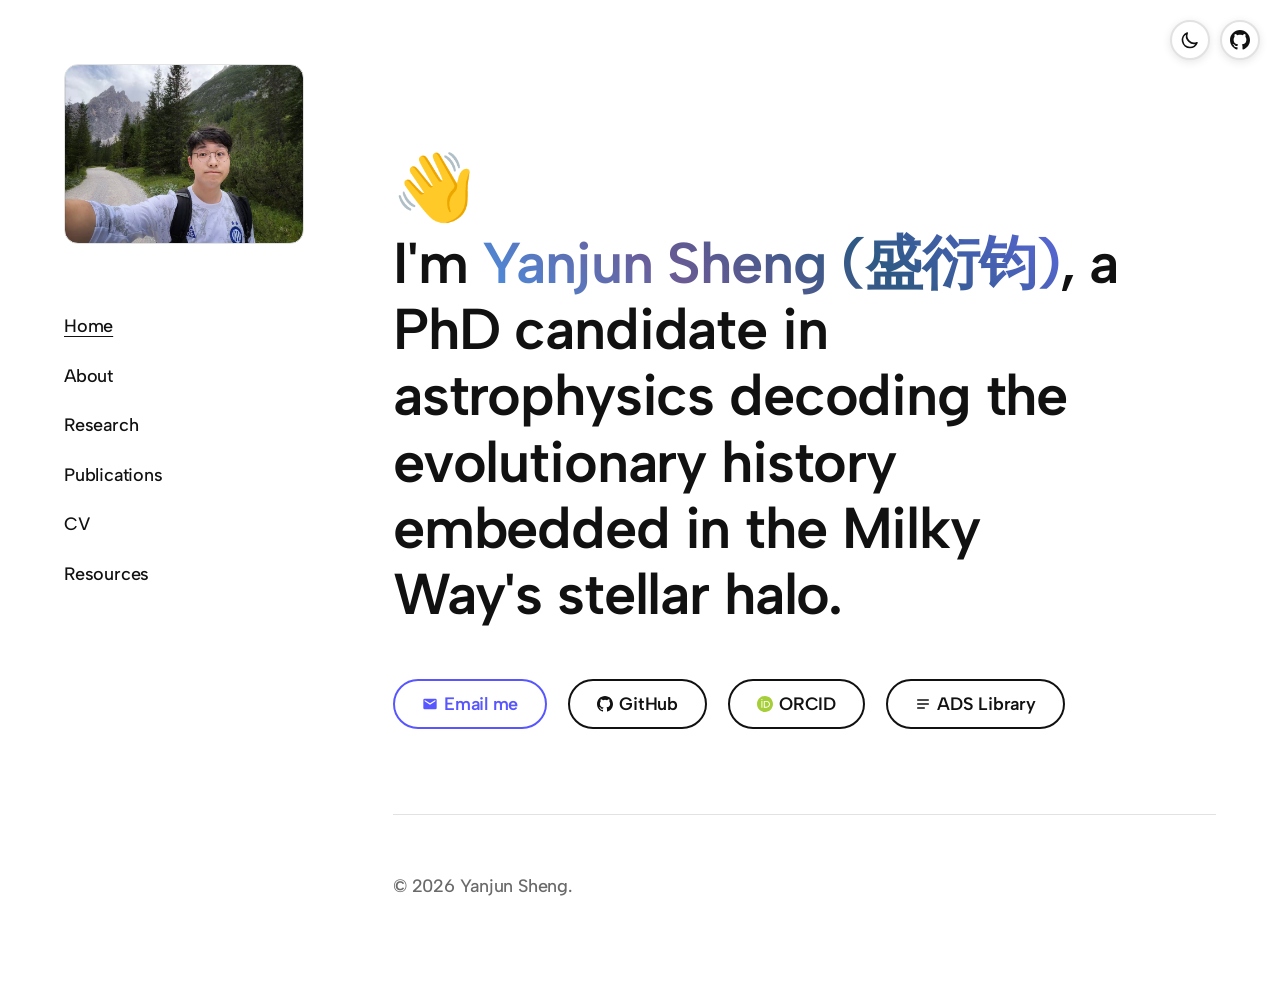
<file: index.html>
<!DOCTYPE html>
<html lang="en">
<head>
  <meta charset="UTF-8" />
  <meta name="viewport" content="width=device-width, initial-scale=1.0" />
  <title>Yanjun Sheng | PhD Candidate in Astrophysics</title>
  <meta name="description" content="Yanjun Sheng, PhD candidate in astronomy & astrophysics at ANU. I study near-field cosmology: the Milky Way stellar halo, the Milky Way–LMC interaction, and simulation-based inference." />
  <meta name="keywords" content="Yanjun Sheng, astrophysics, near-field cosmology, Milky Way, LMC, stellar halo, N-body simulations, simulation-based inference, ANU" />
  <meta property="og:title" content="Yanjun Sheng | PhD Candidate in Astrophysics" />
  <meta property="og:description" content="Near-field cosmology: the Milky Way stellar halo, the MW–LMC interaction, and simulation-based inference." />
  <meta property="og:type" content="website" />

  <link rel="preconnect" href="https://fonts.googleapis.com" />
  <link rel="preconnect" href="https://fonts.gstatic.com" crossorigin />
  <link href="https://fonts.googleapis.com/css2?family=Albert+Sans:ital,wght@0,100..900;1,100..900&display=swap" rel="stylesheet" />
  <link rel="stylesheet" href="styles.css" />

  <script>
    const savedTheme = localStorage.getItem('theme');
    const systemTheme = window.matchMedia('(prefers-color-scheme: dark)').matches ? 'dark' : 'light';
    document.documentElement.setAttribute('data-theme', savedTheme || systemTheme);
  </script>
</head>
<body>

  <div class="toolbar">
    <button class="toolbar-button" id="theme-toggle" aria-label="Toggle dark mode">
      <svg class="sun-icon" xmlns="http://www.w3.org/2000/svg" fill="none" viewBox="0 0 24 24" stroke="currentColor"><path stroke-linecap="round" stroke-linejoin="round" stroke-width="2" d="M12 3v1m0 16v1m9-9h-1M4 12H3m15.364 6.364l-.707-.707M6.343 6.343l-.707-.707m12.728 0l-.707.707M6.343 17.657l-.707.707M16 12a4 4 0 11-8 0 4 4 0 018 0z"/></svg>
      <svg class="moon-icon" xmlns="http://www.w3.org/2000/svg" fill="none" viewBox="0 0 24 24" stroke="currentColor"><path stroke-linecap="round" stroke-linejoin="round" stroke-width="2" d="M20.354 15.354A9 9 0 018.646 3.646 9.003 9.003 0 0012 21a9.003 9.003 0 008.354-5.646z"/></svg>
    </button>
    <a class="toolbar-button" href="https://github.com/Yanjun-Sheng" target="_blank" rel="noopener" aria-label="GitHub">
      <svg xmlns="http://www.w3.org/2000/svg" fill="currentColor" viewBox="0 0 24 24"><path d="M12 0c-6.626 0-12 5.373-12 12 0 5.302 3.438 9.8 8.207 11.387.599.111.793-.261.793-.577v-2.234c-3.338.726-4.033-1.416-4.033-1.416-.546-1.387-1.333-1.756-1.333-1.756-1.089-.745.083-.729.083-.729 1.205.084 1.839 1.237 1.839 1.237 1.07 1.834 2.807 1.304 3.492.997.107-.775.418-1.305.762-1.604-2.665-.305-5.467-1.334-5.467-5.931 0-1.311.469-2.381 1.236-3.221-.124-.303-.535-1.524.117-3.176 0 0 1.008-.322 3.301 1.23.957-.266 1.983-.399 3.003-.404 1.02.005 2.047.138 3.006.404 2.291-1.552 3.297-1.23 3.297-1.23.653 1.653.242 2.874.118 3.176.77.84 1.235 1.911 1.235 3.221 0 4.609-2.807 5.624-5.479 5.921.43.372.823 1.102.823 2.222v3.293c0 .319.192.694.801.576 4.765-1.589 8.199-6.086 8.199-11.386 0-6.627-5.373-12-12-12z"/></svg>
    </a>
  </div>

  <header class="mobile-header">
    <div class="mh-top">
      <a href="index.html"><div class="mh-avatar" role="img" aria-label="Yanjun Sheng"></div></a>
      <h2 class="mh-title">Yanjun Sheng</h2>
    </div>
    <nav class="mobile-nav">
      <ul>
        <li class="current"><a href="index.html">Home</a></li>
        <li><a href="about.html">About</a></li>
        <li><a href="research.html">Research</a></li>
        <li><a href="publications.html">Publications</a></li>
        <li><a href="cv.html">CV</a></li>
        <li><a href="resources.html">Resources</a></li>
      </ul>
    </nav>
    <div class="mobile-social">
      <a href="https://github.com/Yanjun-Sheng" target="_blank" rel="noopener">GitHub</a>
      <span class="sep">·</span>
      <a href="https://orcid.org/0009-0004-1470-5201" target="_blank" rel="noopener">ORCID</a>
      <span class="sep">·</span>
      <a href="https://ui.adsabs.harvard.edu/user/libraries/TKjJ8f_tQKGrWdAtl_J5jA" target="_blank" rel="noopener">ADS</a>
      <span class="sep">·</span>
      <a href="mailto:Yanjun.Sheng@anu.edu.au">Email</a>
    </div>
  </header>

  <div class="site">
    <div class="sidebar-col">
      <aside class="sidebar">
        <div>
          <a href="index.html"><div class="avatar" role="img" aria-label="Yanjun Sheng"></div></a>
          <nav class="nav">
            <ul>
              <li class="current"><a href="index.html">Home</a></li>
              <li><a href="about.html">About</a></li>
              <li><a href="research.html">Research</a></li>
              <li><a href="publications.html">Publications</a></li>
              <li><a href="cv.html">CV</a></li>
              <li><a href="resources.html">Resources</a></li>
            </ul>
          </nav>
        </div>
      </aside>
    </div>

    <div class="main-col">
      <main>
        <section class="hero">
          <h2 class="greeting"><span class="wave">👋</span></h2>
          <h1 class="hero-line">I'm <span class="name-grad">Yanjun Sheng (盛衍钧)</span>, a PhD candidate in astrophysics decoding the evolutionary history embedded in the Milky Way's stellar halo.</h1>
          <div class="buttons">
            <a class="btn btn--primary" href="mailto:Yanjun.Sheng@anu.edu.au">
              <svg viewBox="0 0 24 24"><path d="M20 4H4a2 2 0 0 0-2 2v12a2 2 0 0 0 2 2h16a2 2 0 0 0 2-2V6a2 2 0 0 0-2-2Zm0 4-8 5-8-5V6l8 5 8-5Z"/></svg>
              Email me
            </a>
            <a class="btn" href="https://github.com/Yanjun-Sheng" target="_blank" rel="noopener">
              <svg viewBox="0 0 24 24"><path d="M12 0C5.37 0 0 5.37 0 12c0 5.3 3.44 9.8 8.21 11.39.6.11.82-.26.82-.58v-2.03c-3.34.73-4.04-1.61-4.04-1.61-.55-1.39-1.33-1.76-1.33-1.76-1.09-.74.08-.73.08-.73 1.2.09 1.84 1.24 1.84 1.24 1.07 1.83 2.81 1.3 3.5 1 .11-.78.42-1.31.76-1.61-2.67-.3-5.47-1.34-5.47-5.94 0-1.31.47-2.39 1.24-3.23-.13-.3-.54-1.53.11-3.18 0 0 1.01-.32 3.3 1.23a11.5 11.5 0 0 1 6.01 0c2.29-1.55 3.3-1.23 3.3-1.23.65 1.65.24 2.88.12 3.18.77.84 1.23 1.92 1.23 3.23 0 4.62-2.81 5.64-5.49 5.94.43.37.82 1.1.82 2.22v3.29c0 .32.22.7.82.58C20.57 21.8 24 17.3 24 12c0-6.63-5.37-12-12-12Z"/></svg>
              GitHub
            </a>
            <a class="btn" href="https://orcid.org/0009-0004-1470-5201" target="_blank" rel="noopener">
              <svg viewBox="0 0 24 24" style="fill:#A6CE39"><path d="M12 0C5.372 0 0 5.372 0 12s5.372 12 12 12 12-5.372 12-12S18.628 0 12 0zM7.369 4.378c.525 0 .947.431.947.947 0 .525-.422.947-.947.947a.95.95 0 0 1-.947-.947c0-.525.422-.947.947-.947zm-.722 3.038h1.444v10.041H6.647V7.416zm3.562 0h3.9c3.712 0 5.344 2.653 5.344 5.025 0 2.578-2.016 5.025-5.325 5.025h-3.919V7.416zm1.444 1.303v7.444h2.297c3.272 0 4.022-2.484 4.022-3.722 0-2.016-1.284-3.722-4.097-3.722h-2.222z"/></svg>
              ORCID
            </a>
            <a class="btn" href="https://ui.adsabs.harvard.edu/user/libraries/TKjJ8f_tQKGrWdAtl_J5jA" target="_blank" rel="noopener">
              <svg viewBox="0 0 24 24" fill="none" stroke="currentColor" stroke-width="2" stroke-linecap="round" stroke-linejoin="round"><path d="M4 6h16M4 12h16M4 18h10"/></svg>
              ADS Library
            </a>
          </div>
        </section>

        <footer class="site-footer">
          <p>&copy; <span id="year"></span> Yanjun Sheng.</p>
        </footer>
      </main>
    </div>
  </div>

  <script src="script.js"></script>
</body>
</html>
</file>
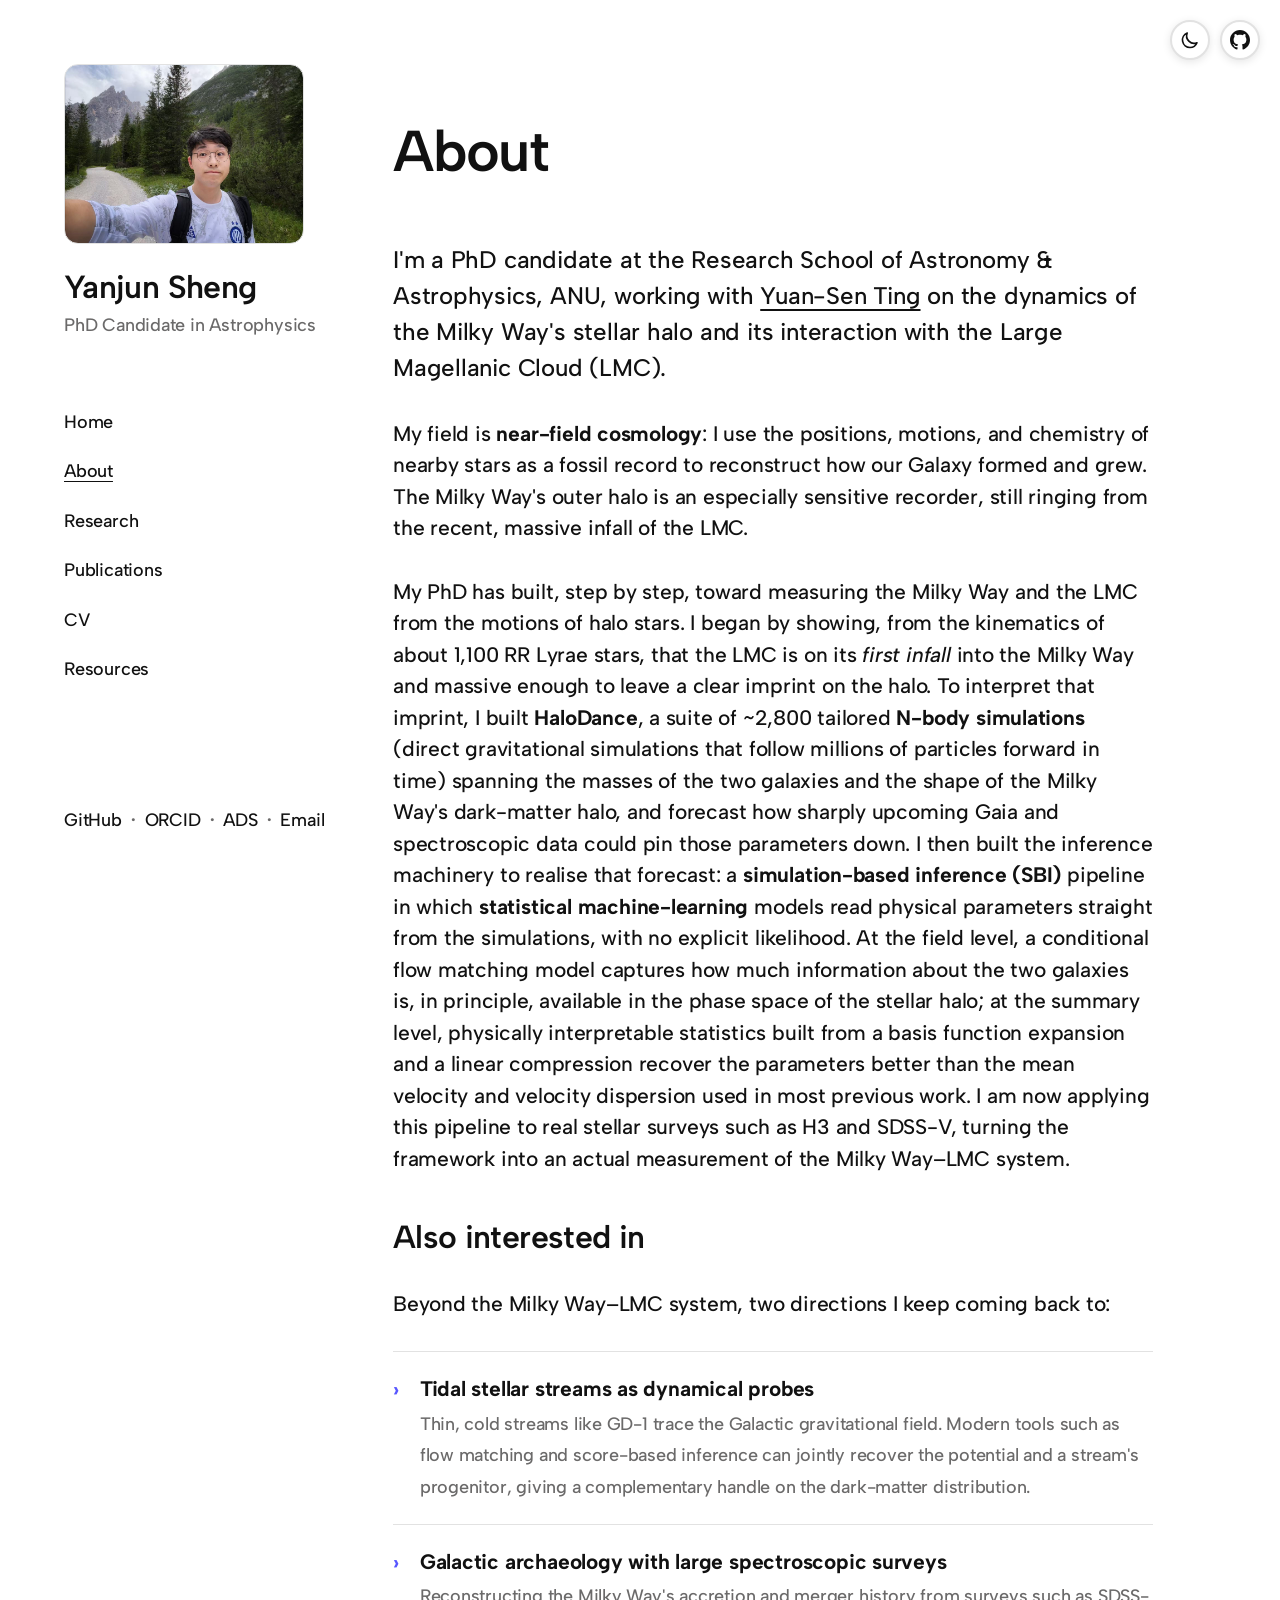
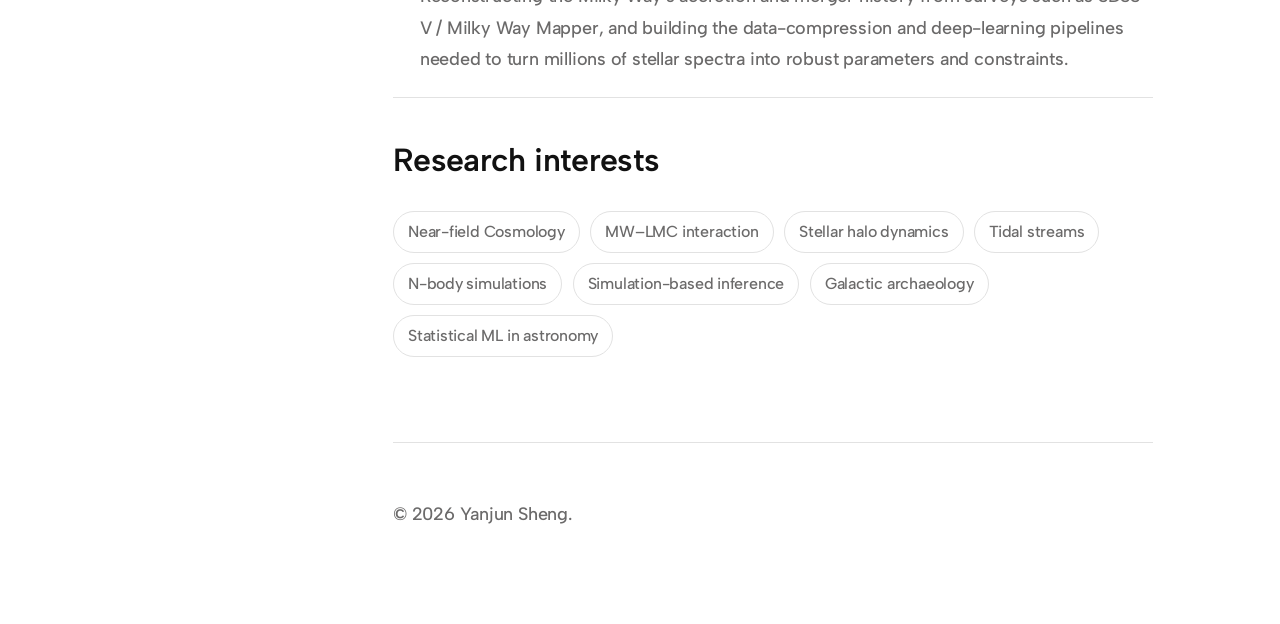
<file: about.html>
<!DOCTYPE html>
<html lang="en">
<head>
  <meta charset="UTF-8" />
  <meta name="viewport" content="width=device-width, initial-scale=1.0" />
  <title>About | Yanjun Sheng</title>
  <meta name="description" content="About Yanjun Sheng, PhD candidate in astronomy & astrophysics at ANU, working on the Milky Way–LMC interaction, N-body simulations, and simulation-based inference." />
  <link rel="preconnect" href="https://fonts.googleapis.com" />
  <link rel="preconnect" href="https://fonts.gstatic.com" crossorigin />
  <link href="https://fonts.googleapis.com/css2?family=Albert+Sans:ital,wght@0,100..900;1,100..900&display=swap" rel="stylesheet" />
  <link rel="stylesheet" href="styles.css" />
  <script>
    const savedTheme = localStorage.getItem('theme');
    const systemTheme = window.matchMedia('(prefers-color-scheme: dark)').matches ? 'dark' : 'light';
    document.documentElement.setAttribute('data-theme', savedTheme || systemTheme);
  </script>
</head>
<body>

  <div class="toolbar">
    <button class="toolbar-button" id="theme-toggle" aria-label="Toggle dark mode">
      <svg class="sun-icon" xmlns="http://www.w3.org/2000/svg" fill="none" viewBox="0 0 24 24" stroke="currentColor"><path stroke-linecap="round" stroke-linejoin="round" stroke-width="2" d="M12 3v1m0 16v1m9-9h-1M4 12H3m15.364 6.364l-.707-.707M6.343 6.343l-.707-.707m12.728 0l-.707.707M6.343 17.657l-.707.707M16 12a4 4 0 11-8 0 4 4 0 018 0z"/></svg>
      <svg class="moon-icon" xmlns="http://www.w3.org/2000/svg" fill="none" viewBox="0 0 24 24" stroke="currentColor"><path stroke-linecap="round" stroke-linejoin="round" stroke-width="2" d="M20.354 15.354A9 9 0 018.646 3.646 9.003 9.003 0 0012 21a9.003 9.003 0 008.354-5.646z"/></svg>
    </button>
    <a class="toolbar-button" href="https://github.com/Yanjun-Sheng" target="_blank" rel="noopener" aria-label="GitHub">
      <svg xmlns="http://www.w3.org/2000/svg" fill="currentColor" viewBox="0 0 24 24"><path d="M12 0c-6.626 0-12 5.373-12 12 0 5.302 3.438 9.8 8.207 11.387.599.111.793-.261.793-.577v-2.234c-3.338.726-4.033-1.416-4.033-1.416-.546-1.387-1.333-1.756-1.333-1.756-1.089-.745.083-.729.083-.729 1.205.084 1.839 1.237 1.839 1.237 1.07 1.834 2.807 1.304 3.492.997.107-.775.418-1.305.762-1.604-2.665-.305-5.467-1.334-5.467-5.931 0-1.311.469-2.381 1.236-3.221-.124-.303-.535-1.524.117-3.176 0 0 1.008-.322 3.301 1.23.957-.266 1.983-.399 3.003-.404 1.02.005 2.047.138 3.006.404 2.291-1.552 3.297-1.23 3.297-1.23.653 1.653.242 2.874.118 3.176.77.84 1.235 1.911 1.235 3.221 0 4.609-2.807 5.624-5.479 5.921.43.372.823 1.102.823 2.222v3.293c0 .319.192.694.801.576 4.765-1.589 8.199-6.086 8.199-11.386 0-6.627-5.373-12-12-12z"/></svg>
    </a>
  </div>

  <header class="mobile-header">
    <div class="mh-top">
      <a href="index.html"><div class="mh-avatar" role="img" aria-label="Yanjun Sheng"></div></a>
      <h2 class="mh-title">Yanjun Sheng</h2>
    </div>
    <nav class="mobile-nav">
      <ul>
        <li><a href="index.html">Home</a></li>
        <li class="current"><a href="about.html">About</a></li>
        <li><a href="research.html">Research</a></li>
        <li><a href="publications.html">Publications</a></li>
        <li><a href="cv.html">CV</a></li>
        <li><a href="resources.html">Resources</a></li>
      </ul>
    </nav>
    <div class="mobile-social">
      <a href="https://github.com/Yanjun-Sheng" target="_blank" rel="noopener">GitHub</a>
      <span class="sep">·</span>
      <a href="https://orcid.org/0009-0004-1470-5201" target="_blank" rel="noopener">ORCID</a>
      <span class="sep">·</span>
      <a href="https://ui.adsabs.harvard.edu/user/libraries/TKjJ8f_tQKGrWdAtl_J5jA" target="_blank" rel="noopener">ADS</a>
      <span class="sep">·</span>
      <a href="mailto:Yanjun.Sheng@anu.edu.au">Email</a>
    </div>
  </header>

  <div class="site">
    <div class="sidebar-col">
      <aside class="sidebar">
        <div>
          <a href="index.html"><div class="avatar" role="img" aria-label="Yanjun Sheng"></div></a>
          <h1 class="brand-title">Yanjun Sheng</h1>
          <p class="brand-role">PhD Candidate in Astrophysics</p>
          <nav class="nav">
            <ul>
              <li><a href="index.html">Home</a></li>
              <li class="current"><a href="about.html">About</a></li>
              <li><a href="research.html">Research</a></li>
              <li><a href="publications.html">Publications</a></li>
              <li><a href="cv.html">CV</a></li>
              <li><a href="resources.html">Resources</a></li>
            </ul>
          </nav>
        </div>
        <div class="social">
          <a href="https://github.com/Yanjun-Sheng" target="_blank" rel="noopener">GitHub</a>
          <span class="sep">·</span>
          <a href="https://orcid.org/0009-0004-1470-5201" target="_blank" rel="noopener">ORCID</a>
          <span class="sep">·</span>
          <a href="https://ui.adsabs.harvard.edu/user/libraries/TKjJ8f_tQKGrWdAtl_J5jA" target="_blank" rel="noopener">ADS</a>
          <span class="sep">·</span>
          <a href="mailto:Yanjun.Sheng@anu.edu.au">Email</a>
        </div>
      </aside>
    </div>

    <div class="main-col">
      <main class="page">
        <h1>About</h1>
        <p class="lead">I'm a PhD candidate at the Research School of Astronomy &amp; Astrophysics, ANU, working with <a href="https://www.ysting.space/" target="_blank" rel="noopener">Yuan-Sen Ting</a> on the dynamics of the Milky Way's stellar halo and its interaction with the Large Magellanic Cloud (LMC).</p>

        <p>My field is <strong>near-field cosmology</strong>: I use the positions, motions, and chemistry of nearby stars as a fossil record to reconstruct how our Galaxy formed and grew. The Milky Way's outer halo is an especially sensitive recorder, still ringing from the recent, massive infall of the LMC.</p>

        <p>My PhD has built, step by step, toward measuring the Milky Way and the LMC from the motions of halo stars. I began by showing, from the kinematics of about 1,100 RR&nbsp;Lyrae stars, that the LMC is on its <em>first infall</em> into the Milky Way and massive enough to leave a clear imprint on the halo. To interpret that imprint, I built <strong>HaloDance</strong>, a suite of ~2,800 tailored <strong>N-body simulations</strong> (direct gravitational simulations that follow millions of particles forward in time) spanning the masses of the two galaxies and the shape of the Milky Way's dark-matter halo, and forecast how sharply upcoming Gaia and spectroscopic data could pin those parameters down. I then built the inference machinery to realise that forecast: a <strong>simulation-based inference (SBI)</strong> pipeline in which <strong>statistical machine-learning</strong> models read physical parameters straight from the simulations, with no explicit likelihood. At the field level, a conditional flow matching model captures how much information about the two galaxies is, in principle, available in the phase space of the stellar halo; at the summary level, physically interpretable statistics built from a basis function expansion and a linear compression recover the parameters better than the mean velocity and velocity dispersion used in most previous work. I am now applying this pipeline to real stellar surveys such as H3 and SDSS-V, turning the framework into an actual measurement of the Milky Way–LMC system.</p>

        <h2>Also interested in</h2>
        <p>Beyond the Milky Way–LMC system, two directions I keep coming back to:</p>
        <ul class="themes">
          <li>
            <span class="num">›</span>
            <div>
              <div class="t">Tidal stellar streams as dynamical probes</div>
              <div class="d">Thin, cold streams like GD-1 trace the Galactic gravitational field. Modern tools such as flow matching and score-based inference can jointly recover the potential and a stream's progenitor, giving a complementary handle on the dark-matter distribution.</div>
            </div>
          </li>
          <li>
            <span class="num">›</span>
            <div>
              <div class="t">Galactic archaeology with large spectroscopic surveys</div>
              <div class="d">Reconstructing the Milky Way's accretion and merger history from surveys such as SDSS-V / Milky Way Mapper, and building the data-compression and deep-learning pipelines needed to turn millions of stellar spectra into robust parameters and constraints.</div>
            </div>
          </li>
        </ul>

        <h2>Research interests</h2>
        <div class="pill-row">
          <span class="pill">Near-field Cosmology</span>
          <span class="pill">MW–LMC interaction</span>
          <span class="pill">Stellar halo dynamics</span>
          <span class="pill">Tidal streams</span>
          <span class="pill">N-body simulations</span>
          <span class="pill">Simulation-based inference</span>
          <span class="pill">Galactic archaeology</span>
          <span class="pill">Statistical ML in astronomy</span>
        </div>

        <footer class="site-footer">
          <p>&copy; <span id="year"></span> Yanjun Sheng.</p>
        </footer>
      </main>
    </div>
  </div>

  <script src="script.js"></script>
</body>
</html>
</file>
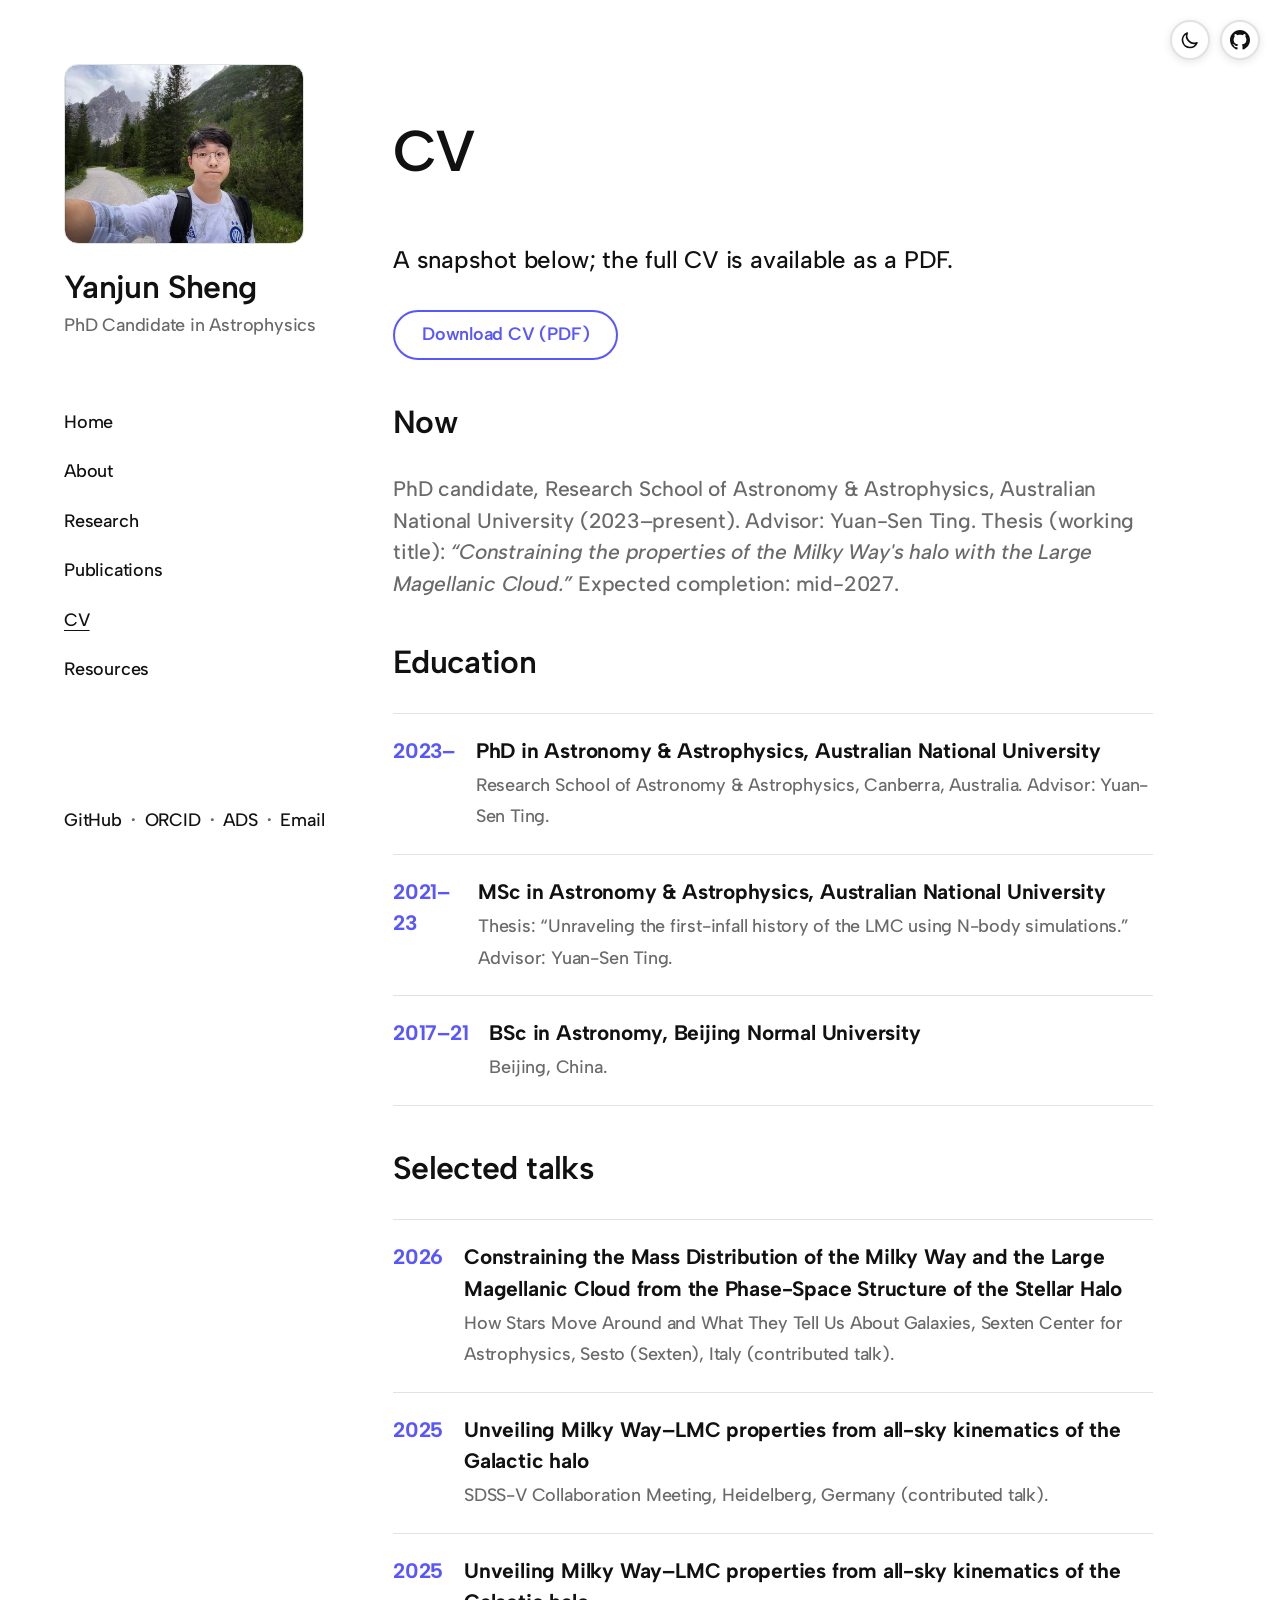
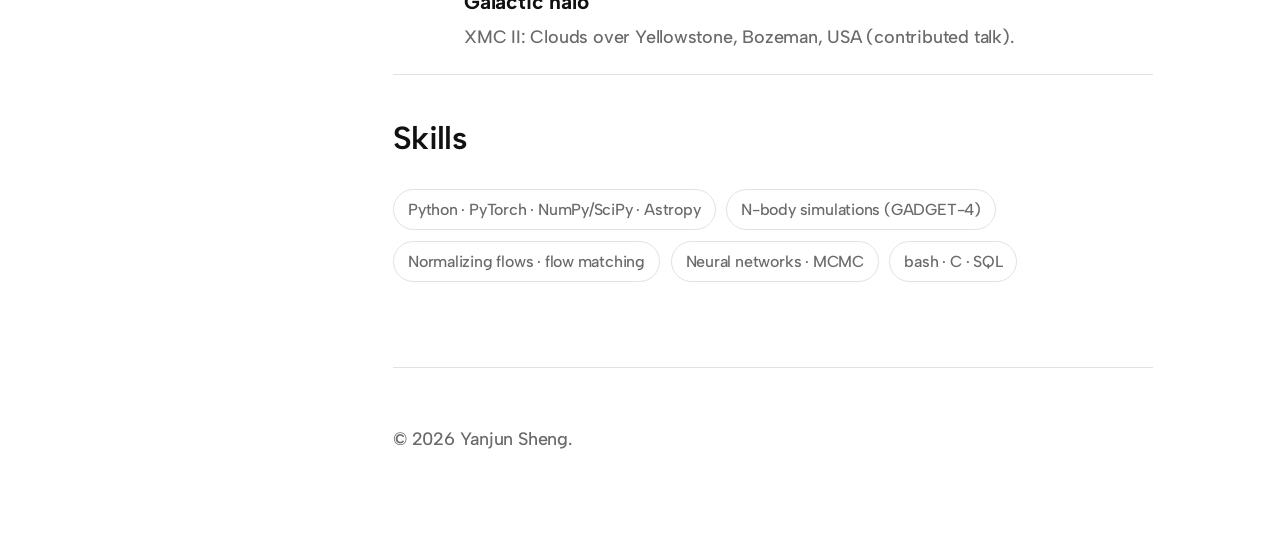
<file: cv.html>
<!DOCTYPE html>
<html lang="en">
<head>
  <meta charset="UTF-8" />
  <meta name="viewport" content="width=device-width, initial-scale=1.0" />
  <title>CV | Yanjun Sheng</title>
  <meta name="description" content="Curriculum vitae of Yanjun Sheng, PhD candidate in astronomy & astrophysics at ANU." />
  <link rel="preconnect" href="https://fonts.googleapis.com" />
  <link rel="preconnect" href="https://fonts.gstatic.com" crossorigin />
  <link href="https://fonts.googleapis.com/css2?family=Albert+Sans:ital,wght@0,100..900;1,100..900&display=swap" rel="stylesheet" />
  <link rel="stylesheet" href="styles.css" />
  <script>
    const savedTheme = localStorage.getItem('theme');
    const systemTheme = window.matchMedia('(prefers-color-scheme: dark)').matches ? 'dark' : 'light';
    document.documentElement.setAttribute('data-theme', savedTheme || systemTheme);
  </script>
</head>
<body>

  <div class="toolbar">
    <button class="toolbar-button" id="theme-toggle" aria-label="Toggle dark mode">
      <svg class="sun-icon" xmlns="http://www.w3.org/2000/svg" fill="none" viewBox="0 0 24 24" stroke="currentColor"><path stroke-linecap="round" stroke-linejoin="round" stroke-width="2" d="M12 3v1m0 16v1m9-9h-1M4 12H3m15.364 6.364l-.707-.707M6.343 6.343l-.707-.707m12.728 0l-.707.707M6.343 17.657l-.707.707M16 12a4 4 0 11-8 0 4 4 0 018 0z"/></svg>
      <svg class="moon-icon" xmlns="http://www.w3.org/2000/svg" fill="none" viewBox="0 0 24 24" stroke="currentColor"><path stroke-linecap="round" stroke-linejoin="round" stroke-width="2" d="M20.354 15.354A9 9 0 018.646 3.646 9.003 9.003 0 0012 21a9.003 9.003 0 008.354-5.646z"/></svg>
    </button>
    <a class="toolbar-button" href="https://github.com/Yanjun-Sheng" target="_blank" rel="noopener" aria-label="GitHub">
      <svg xmlns="http://www.w3.org/2000/svg" fill="currentColor" viewBox="0 0 24 24"><path d="M12 0c-6.626 0-12 5.373-12 12 0 5.302 3.438 9.8 8.207 11.387.599.111.793-.261.793-.577v-2.234c-3.338.726-4.033-1.416-4.033-1.416-.546-1.387-1.333-1.756-1.333-1.756-1.089-.745.083-.729.083-.729 1.205.084 1.839 1.237 1.839 1.237 1.07 1.834 2.807 1.304 3.492.997.107-.775.418-1.305.762-1.604-2.665-.305-5.467-1.334-5.467-5.931 0-1.311.469-2.381 1.236-3.221-.124-.303-.535-1.524.117-3.176 0 0 1.008-.322 3.301 1.23.957-.266 1.983-.399 3.003-.404 1.02.005 2.047.138 3.006.404 2.291-1.552 3.297-1.23 3.297-1.23.653 1.653.242 2.874.118 3.176.77.84 1.235 1.911 1.235 3.221 0 4.609-2.807 5.624-5.479 5.921.43.372.823 1.102.823 2.222v3.293c0 .319.192.694.801.576 4.765-1.589 8.199-6.086 8.199-11.386 0-6.627-5.373-12-12-12z"/></svg>
    </a>
  </div>

  <header class="mobile-header">
    <div class="mh-top">
      <a href="index.html"><div class="mh-avatar" role="img" aria-label="Yanjun Sheng"></div></a>
      <h2 class="mh-title">Yanjun Sheng</h2>
    </div>
    <nav class="mobile-nav">
      <ul>
        <li><a href="index.html">Home</a></li>
        <li><a href="about.html">About</a></li>
        <li><a href="research.html">Research</a></li>
        <li><a href="publications.html">Publications</a></li>
        <li class="current"><a href="cv.html">CV</a></li>
        <li><a href="resources.html">Resources</a></li>
      </ul>
    </nav>
    <div class="mobile-social">
      <a href="https://github.com/Yanjun-Sheng" target="_blank" rel="noopener">GitHub</a>
      <span class="sep">·</span>
      <a href="https://orcid.org/0009-0004-1470-5201" target="_blank" rel="noopener">ORCID</a>
      <span class="sep">·</span>
      <a href="https://ui.adsabs.harvard.edu/user/libraries/TKjJ8f_tQKGrWdAtl_J5jA" target="_blank" rel="noopener">ADS</a>
      <span class="sep">·</span>
      <a href="mailto:Yanjun.Sheng@anu.edu.au">Email</a>
    </div>
  </header>

  <div class="site">
    <div class="sidebar-col">
      <aside class="sidebar">
        <div>
          <a href="index.html"><div class="avatar" role="img" aria-label="Yanjun Sheng"></div></a>
          <h1 class="brand-title">Yanjun Sheng</h1>
          <p class="brand-role">PhD Candidate in Astrophysics</p>
          <nav class="nav">
            <ul>
              <li><a href="index.html">Home</a></li>
              <li><a href="about.html">About</a></li>
              <li><a href="research.html">Research</a></li>
              <li><a href="publications.html">Publications</a></li>
              <li class="current"><a href="cv.html">CV</a></li>
              <li><a href="resources.html">Resources</a></li>
            </ul>
          </nav>
        </div>
        <div class="social">
          <a href="https://github.com/Yanjun-Sheng" target="_blank" rel="noopener">GitHub</a>
          <span class="sep">·</span>
          <a href="https://orcid.org/0009-0004-1470-5201" target="_blank" rel="noopener">ORCID</a>
          <span class="sep">·</span>
          <a href="https://ui.adsabs.harvard.edu/user/libraries/TKjJ8f_tQKGrWdAtl_J5jA" target="_blank" rel="noopener">ADS</a>
          <span class="sep">·</span>
          <a href="mailto:Yanjun.Sheng@anu.edu.au">Email</a>
        </div>
      </aside>
    </div>

    <div class="main-col">
      <main class="page">
        <h1>CV</h1>
        <p class="lead">A snapshot below; the full CV is available as a PDF.</p>
        <div class="buttons">
          <a class="btn btn--primary" href="CV.pdf" target="_blank" rel="noopener">Download CV (PDF)</a>
        </div>

        <h2>Now</h2>
        <p class="muted">PhD candidate, Research School of Astronomy &amp; Astrophysics, Australian National University (2023–present). Advisor: Yuan-Sen Ting. Thesis (working title): <em>“Constraining the properties of the Milky Way's halo with the Large Magellanic Cloud.”</em> Expected completion: mid-2027.</p>

        <h2>Education</h2>
        <ul class="themes">
          <li><span class="num">2023–</span><div><div class="t">PhD in Astronomy &amp; Astrophysics, Australian National University</div><div class="d">Research School of Astronomy &amp; Astrophysics, Canberra, Australia. Advisor: Yuan-Sen Ting.</div></div></li>
          <li><span class="num">2021–23</span><div><div class="t">MSc in Astronomy &amp; Astrophysics, Australian National University</div><div class="d">Thesis: “Unraveling the first-infall history of the LMC using N-body simulations.” Advisor: Yuan-Sen Ting.</div></div></li>
          <li><span class="num">2017–21</span><div><div class="t">BSc in Astronomy, Beijing Normal University</div><div class="d">Beijing, China.</div></div></li>
        </ul>

        <h2>Selected talks</h2>
        <ul class="themes">
          <li><span class="num">2026</span><div><div class="t">Constraining the Mass Distribution of the Milky Way and the Large Magellanic Cloud from the Phase-Space Structure of the Stellar Halo</div><div class="d">How Stars Move Around and What They Tell Us About Galaxies, Sexten Center for Astrophysics, Sesto (Sexten), Italy (contributed talk).</div></div></li>
          <li><span class="num">2025</span><div><div class="t">Unveiling Milky Way–LMC properties from all-sky kinematics of the Galactic halo</div><div class="d">SDSS-V Collaboration Meeting, Heidelberg, Germany (contributed talk).</div></div></li>
          <li><span class="num">2025</span><div><div class="t">Unveiling Milky Way–LMC properties from all-sky kinematics of the Galactic halo</div><div class="d">XMC II: Clouds over Yellowstone, Bozeman, USA (contributed talk).</div></div></li>
        </ul>

        <h2>Skills</h2>
        <div class="pill-row">
          <span class="pill">Python · PyTorch · NumPy/SciPy · Astropy</span>
          <span class="pill">N-body simulations (GADGET-4)</span>
          <span class="pill">Normalizing flows · flow matching</span>
          <span class="pill">Neural networks · MCMC</span>
          <span class="pill">bash · C · SQL</span>
        </div>

        <footer class="site-footer">
          <p>&copy; <span id="year"></span> Yanjun Sheng.</p>
        </footer>
      </main>
    </div>
  </div>

  <script src="script.js"></script>
</body>
</html>
</file>
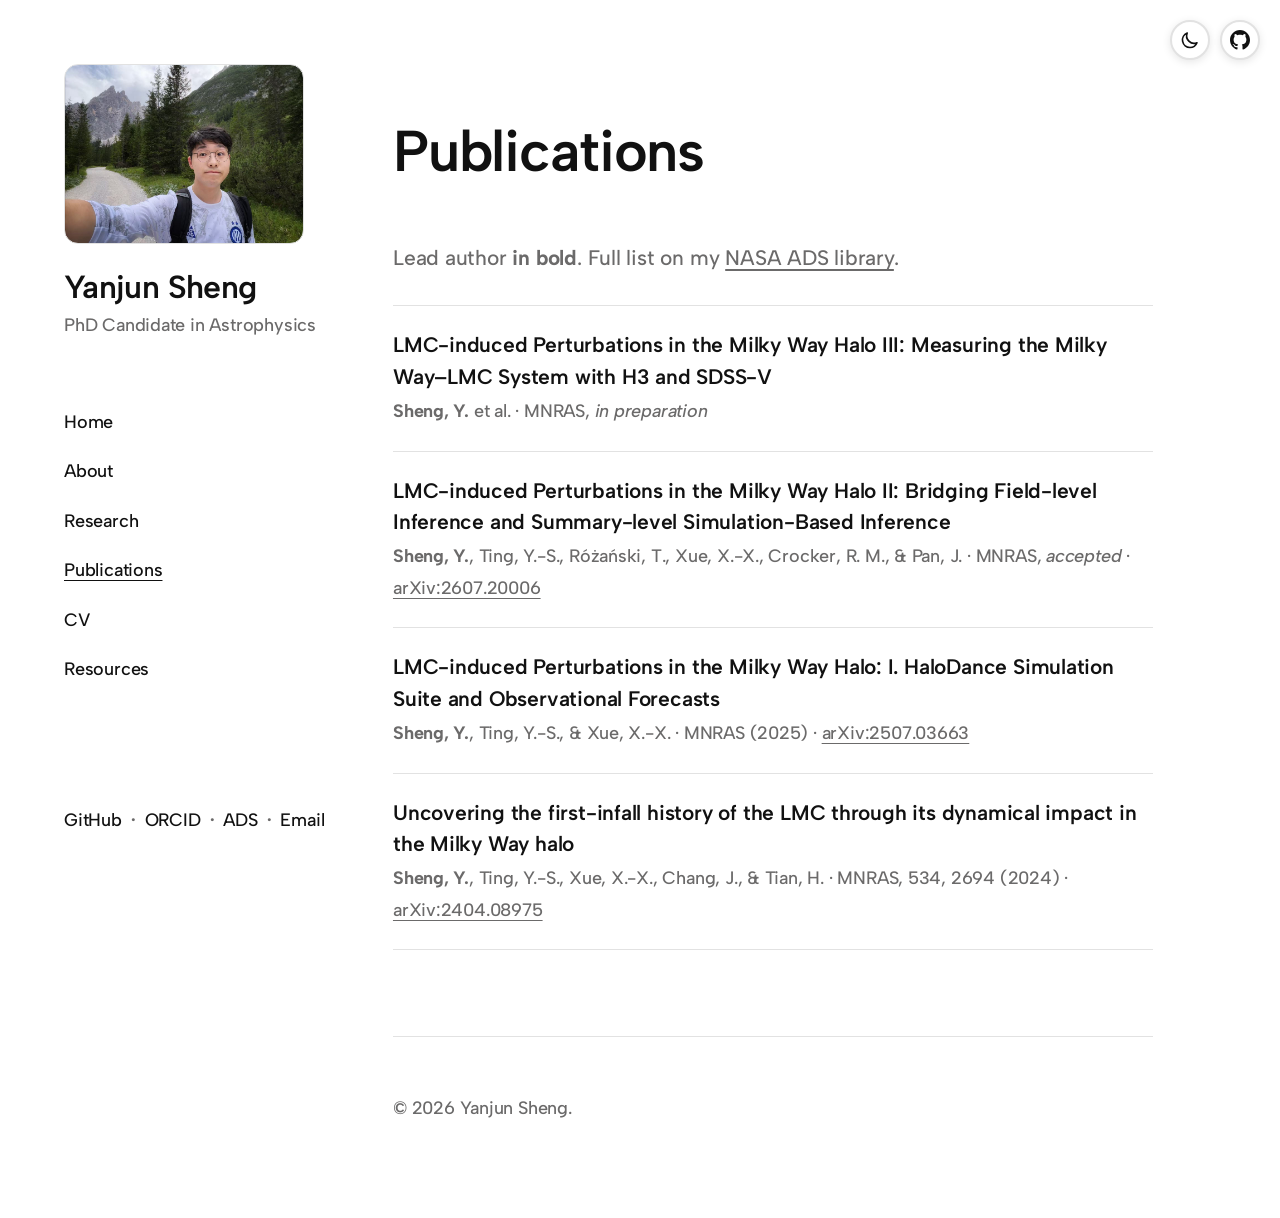
<file: publications.html>
<!DOCTYPE html>
<html lang="en">
<head>
  <meta charset="UTF-8" />
  <meta name="viewport" content="width=device-width, initial-scale=1.0" />
  <title>Publications | Yanjun Sheng</title>
  <meta name="description" content="Publications by Yanjun Sheng on the Milky Way–LMC interaction, the HaloDance simulations, and simulation-based inference of the stellar halo." />
  <link rel="preconnect" href="https://fonts.googleapis.com" />
  <link rel="preconnect" href="https://fonts.gstatic.com" crossorigin />
  <link href="https://fonts.googleapis.com/css2?family=Albert+Sans:ital,wght@0,100..900;1,100..900&display=swap" rel="stylesheet" />
  <link rel="stylesheet" href="styles.css" />
  <script>
    const savedTheme = localStorage.getItem('theme');
    const systemTheme = window.matchMedia('(prefers-color-scheme: dark)').matches ? 'dark' : 'light';
    document.documentElement.setAttribute('data-theme', savedTheme || systemTheme);
  </script>
</head>
<body>

  <div class="toolbar">
    <button class="toolbar-button" id="theme-toggle" aria-label="Toggle dark mode">
      <svg class="sun-icon" xmlns="http://www.w3.org/2000/svg" fill="none" viewBox="0 0 24 24" stroke="currentColor"><path stroke-linecap="round" stroke-linejoin="round" stroke-width="2" d="M12 3v1m0 16v1m9-9h-1M4 12H3m15.364 6.364l-.707-.707M6.343 6.343l-.707-.707m12.728 0l-.707.707M6.343 17.657l-.707.707M16 12a4 4 0 11-8 0 4 4 0 018 0z"/></svg>
      <svg class="moon-icon" xmlns="http://www.w3.org/2000/svg" fill="none" viewBox="0 0 24 24" stroke="currentColor"><path stroke-linecap="round" stroke-linejoin="round" stroke-width="2" d="M20.354 15.354A9 9 0 018.646 3.646 9.003 9.003 0 0012 21a9.003 9.003 0 008.354-5.646z"/></svg>
    </button>
    <a class="toolbar-button" href="https://github.com/Yanjun-Sheng" target="_blank" rel="noopener" aria-label="GitHub">
      <svg xmlns="http://www.w3.org/2000/svg" fill="currentColor" viewBox="0 0 24 24"><path d="M12 0c-6.626 0-12 5.373-12 12 0 5.302 3.438 9.8 8.207 11.387.599.111.793-.261.793-.577v-2.234c-3.338.726-4.033-1.416-4.033-1.416-.546-1.387-1.333-1.756-1.333-1.756-1.089-.745.083-.729.083-.729 1.205.084 1.839 1.237 1.839 1.237 1.07 1.834 2.807 1.304 3.492.997.107-.775.418-1.305.762-1.604-2.665-.305-5.467-1.334-5.467-5.931 0-1.311.469-2.381 1.236-3.221-.124-.303-.535-1.524.117-3.176 0 0 1.008-.322 3.301 1.23.957-.266 1.983-.399 3.003-.404 1.02.005 2.047.138 3.006.404 2.291-1.552 3.297-1.23 3.297-1.23.653 1.653.242 2.874.118 3.176.77.84 1.235 1.911 1.235 3.221 0 4.609-2.807 5.624-5.479 5.921.43.372.823 1.102.823 2.222v3.293c0 .319.192.694.801.576 4.765-1.589 8.199-6.086 8.199-11.386 0-6.627-5.373-12-12-12z"/></svg>
    </a>
  </div>

  <header class="mobile-header">
    <div class="mh-top">
      <a href="index.html"><div class="mh-avatar" role="img" aria-label="Yanjun Sheng"></div></a>
      <h2 class="mh-title">Yanjun Sheng</h2>
    </div>
    <nav class="mobile-nav">
      <ul>
        <li><a href="index.html">Home</a></li>
        <li><a href="about.html">About</a></li>
        <li><a href="research.html">Research</a></li>
        <li class="current"><a href="publications.html">Publications</a></li>
        <li><a href="cv.html">CV</a></li>
        <li><a href="resources.html">Resources</a></li>
      </ul>
    </nav>
    <div class="mobile-social">
      <a href="https://github.com/Yanjun-Sheng" target="_blank" rel="noopener">GitHub</a>
      <span class="sep">·</span>
      <a href="https://orcid.org/0009-0004-1470-5201" target="_blank" rel="noopener">ORCID</a>
      <span class="sep">·</span>
      <a href="https://ui.adsabs.harvard.edu/user/libraries/TKjJ8f_tQKGrWdAtl_J5jA" target="_blank" rel="noopener">ADS</a>
      <span class="sep">·</span>
      <a href="mailto:Yanjun.Sheng@anu.edu.au">Email</a>
    </div>
  </header>

  <div class="site">
    <div class="sidebar-col">
      <aside class="sidebar">
        <div>
          <a href="index.html"><div class="avatar" role="img" aria-label="Yanjun Sheng"></div></a>
          <h1 class="brand-title">Yanjun Sheng</h1>
          <p class="brand-role">PhD Candidate in Astrophysics</p>
          <nav class="nav">
            <ul>
              <li><a href="index.html">Home</a></li>
              <li><a href="about.html">About</a></li>
              <li><a href="research.html">Research</a></li>
              <li class="current"><a href="publications.html">Publications</a></li>
              <li><a href="cv.html">CV</a></li>
              <li><a href="resources.html">Resources</a></li>
            </ul>
          </nav>
        </div>
        <div class="social">
          <a href="https://github.com/Yanjun-Sheng" target="_blank" rel="noopener">GitHub</a>
          <span class="sep">·</span>
          <a href="https://orcid.org/0009-0004-1470-5201" target="_blank" rel="noopener">ORCID</a>
          <span class="sep">·</span>
          <a href="https://ui.adsabs.harvard.edu/user/libraries/TKjJ8f_tQKGrWdAtl_J5jA" target="_blank" rel="noopener">ADS</a>
          <span class="sep">·</span>
          <a href="mailto:Yanjun.Sheng@anu.edu.au">Email</a>
        </div>
      </aside>
    </div>

    <div class="main-col">
      <main class="page">
        <h1>Publications</h1>
        <p class="muted">Lead author <strong>in bold</strong>. Full list on my
          <a href="https://ui.adsabs.harvard.edu/user/libraries/TKjJ8f_tQKGrWdAtl_J5jA" target="_blank" rel="noopener">NASA&nbsp;ADS library</a>.</p>

        <ul class="pubs">
          <li>
            <div class="pub-title">LMC-induced Perturbations in the Milky Way Halo III: Measuring the Milky Way–LMC System with H3 and SDSS-V</div>
            <div class="pub-meta"><strong>Sheng, Y.</strong> et al. · MNRAS, <em>in preparation</em></div>
          </li>
          <li>
            <div class="pub-title"><a href="https://arxiv.org/abs/2607.20006" target="_blank" rel="noopener">LMC-induced Perturbations in the Milky Way Halo II: Bridging Field-level Inference and Summary-level Simulation-Based Inference</a></div>
            <div class="pub-meta"><strong>Sheng, Y.</strong>, Ting, Y.-S., Różański, T., Xue, X.-X., Crocker, R. M., &amp; Pan, J. · MNRAS, <em>accepted</em> · <a href="https://arxiv.org/abs/2607.20006" target="_blank" rel="noopener">arXiv:2607.20006</a></div>
          </li>
          <li>
            <div class="pub-title"><a href="https://arxiv.org/abs/2507.03663" target="_blank" rel="noopener">LMC-induced Perturbations in the Milky Way Halo: I. HaloDance Simulation Suite and Observational Forecasts</a></div>
            <div class="pub-meta"><strong>Sheng, Y.</strong>, Ting, Y.-S., &amp; Xue, X.-X. · MNRAS (2025) · <a href="https://arxiv.org/abs/2507.03663" target="_blank" rel="noopener">arXiv:2507.03663</a></div>
          </li>
          <li>
            <div class="pub-title"><a href="https://arxiv.org/abs/2404.08975" target="_blank" rel="noopener">Uncovering the first-infall history of the LMC through its dynamical impact in the Milky Way halo</a></div>
            <div class="pub-meta"><strong>Sheng, Y.</strong>, Ting, Y.-S., Xue, X.-X., Chang, J., &amp; Tian, H. · MNRAS, 534, 2694 (2024) · <a href="https://arxiv.org/abs/2404.08975" target="_blank" rel="noopener">arXiv:2404.08975</a></div>
          </li>
        </ul>

        <footer class="site-footer">
          <p>&copy; <span id="year"></span> Yanjun Sheng.</p>
        </footer>
      </main>
    </div>
  </div>

  <script src="script.js"></script>
</body>
</html>
</file>
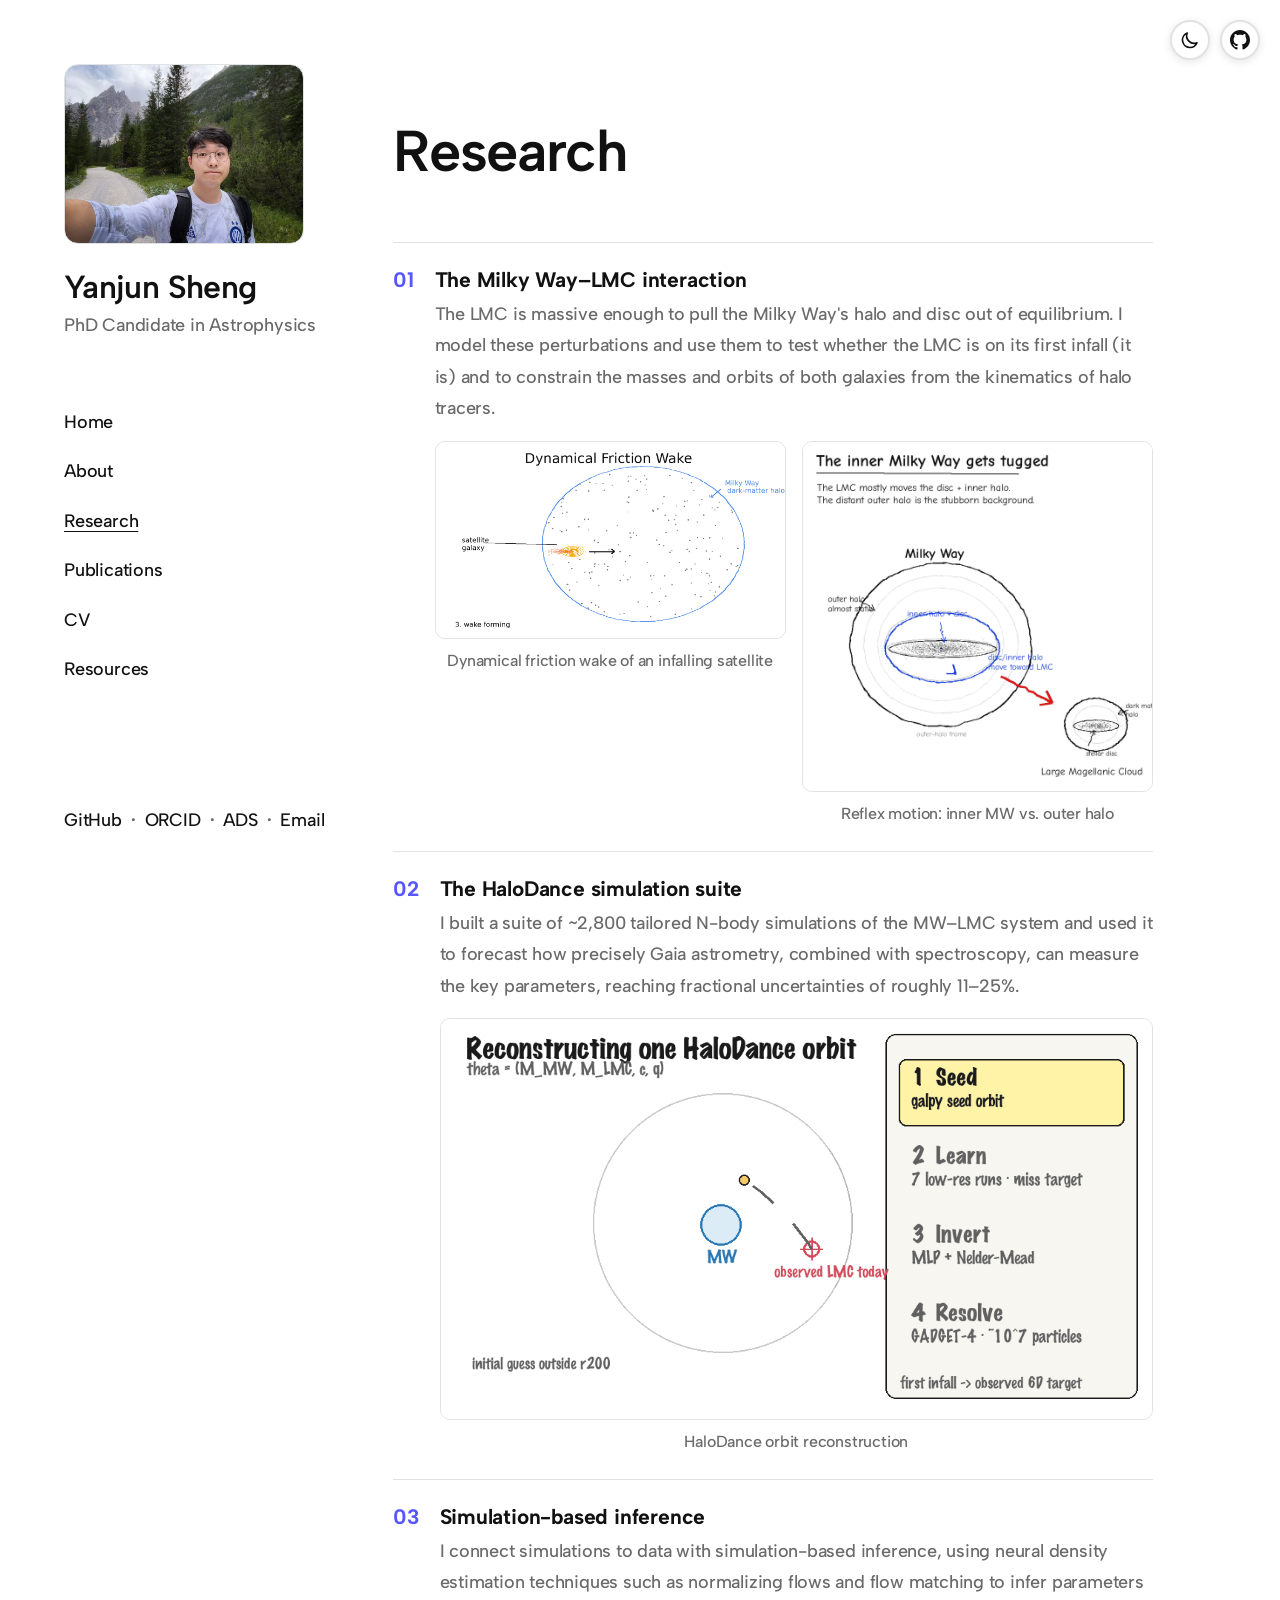
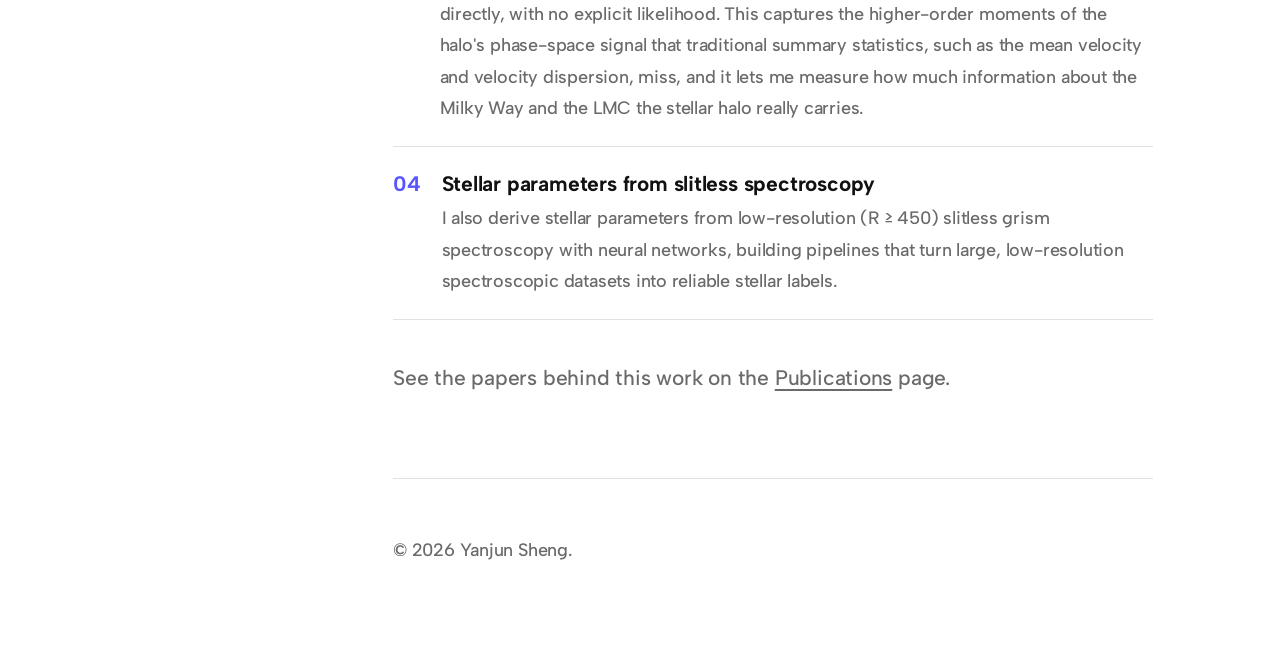
<file: research.html>
<!DOCTYPE html>
<html lang="en">
<head>
  <meta charset="UTF-8" />
  <meta name="viewport" content="width=device-width, initial-scale=1.0" />
  <title>Research | Yanjun Sheng</title>
  <meta name="description" content="Yanjun Sheng's research: the Milky Way–LMC interaction, the HaloDance N-body simulation suite, and simulation-based inference of the stellar halo." />
  <link rel="preconnect" href="https://fonts.googleapis.com" />
  <link rel="preconnect" href="https://fonts.gstatic.com" crossorigin />
  <link href="https://fonts.googleapis.com/css2?family=Albert+Sans:ital,wght@0,100..900;1,100..900&display=swap" rel="stylesheet" />
  <link rel="stylesheet" href="styles.css" />
  <script>
    const savedTheme = localStorage.getItem('theme');
    const systemTheme = window.matchMedia('(prefers-color-scheme: dark)').matches ? 'dark' : 'light';
    document.documentElement.setAttribute('data-theme', savedTheme || systemTheme);
  </script>
</head>
<body>

  <div class="toolbar">
    <button class="toolbar-button" id="theme-toggle" aria-label="Toggle dark mode">
      <svg class="sun-icon" xmlns="http://www.w3.org/2000/svg" fill="none" viewBox="0 0 24 24" stroke="currentColor"><path stroke-linecap="round" stroke-linejoin="round" stroke-width="2" d="M12 3v1m0 16v1m9-9h-1M4 12H3m15.364 6.364l-.707-.707M6.343 6.343l-.707-.707m12.728 0l-.707.707M6.343 17.657l-.707.707M16 12a4 4 0 11-8 0 4 4 0 018 0z"/></svg>
      <svg class="moon-icon" xmlns="http://www.w3.org/2000/svg" fill="none" viewBox="0 0 24 24" stroke="currentColor"><path stroke-linecap="round" stroke-linejoin="round" stroke-width="2" d="M20.354 15.354A9 9 0 018.646 3.646 9.003 9.003 0 0012 21a9.003 9.003 0 008.354-5.646z"/></svg>
    </button>
    <a class="toolbar-button" href="https://github.com/Yanjun-Sheng" target="_blank" rel="noopener" aria-label="GitHub">
      <svg xmlns="http://www.w3.org/2000/svg" fill="currentColor" viewBox="0 0 24 24"><path d="M12 0c-6.626 0-12 5.373-12 12 0 5.302 3.438 9.8 8.207 11.387.599.111.793-.261.793-.577v-2.234c-3.338.726-4.033-1.416-4.033-1.416-.546-1.387-1.333-1.756-1.333-1.756-1.089-.745.083-.729.083-.729 1.205.084 1.839 1.237 1.839 1.237 1.07 1.834 2.807 1.304 3.492.997.107-.775.418-1.305.762-1.604-2.665-.305-5.467-1.334-5.467-5.931 0-1.311.469-2.381 1.236-3.221-.124-.303-.535-1.524.117-3.176 0 0 1.008-.322 3.301 1.23.957-.266 1.983-.399 3.003-.404 1.02.005 2.047.138 3.006.404 2.291-1.552 3.297-1.23 3.297-1.23.653 1.653.242 2.874.118 3.176.77.84 1.235 1.911 1.235 3.221 0 4.609-2.807 5.624-5.479 5.921.43.372.823 1.102.823 2.222v3.293c0 .319.192.694.801.576 4.765-1.589 8.199-6.086 8.199-11.386 0-6.627-5.373-12-12-12z"/></svg>
    </a>
  </div>

  <header class="mobile-header">
    <div class="mh-top">
      <a href="index.html"><div class="mh-avatar" role="img" aria-label="Yanjun Sheng"></div></a>
      <h2 class="mh-title">Yanjun Sheng</h2>
    </div>
    <nav class="mobile-nav">
      <ul>
        <li><a href="index.html">Home</a></li>
        <li><a href="about.html">About</a></li>
        <li class="current"><a href="research.html">Research</a></li>
        <li><a href="publications.html">Publications</a></li>
        <li><a href="cv.html">CV</a></li>
        <li><a href="resources.html">Resources</a></li>
      </ul>
    </nav>
    <div class="mobile-social">
      <a href="https://github.com/Yanjun-Sheng" target="_blank" rel="noopener">GitHub</a>
      <span class="sep">·</span>
      <a href="https://orcid.org/0009-0004-1470-5201" target="_blank" rel="noopener">ORCID</a>
      <span class="sep">·</span>
      <a href="https://ui.adsabs.harvard.edu/user/libraries/TKjJ8f_tQKGrWdAtl_J5jA" target="_blank" rel="noopener">ADS</a>
      <span class="sep">·</span>
      <a href="mailto:Yanjun.Sheng@anu.edu.au">Email</a>
    </div>
  </header>

  <div class="site">
    <div class="sidebar-col">
      <aside class="sidebar">
        <div>
          <a href="index.html"><div class="avatar" role="img" aria-label="Yanjun Sheng"></div></a>
          <h1 class="brand-title">Yanjun Sheng</h1>
          <p class="brand-role">PhD Candidate in Astrophysics</p>
          <nav class="nav">
            <ul>
              <li><a href="index.html">Home</a></li>
              <li><a href="about.html">About</a></li>
              <li class="current"><a href="research.html">Research</a></li>
              <li><a href="publications.html">Publications</a></li>
              <li><a href="cv.html">CV</a></li>
              <li><a href="resources.html">Resources</a></li>
            </ul>
          </nav>
        </div>
        <div class="social">
          <a href="https://github.com/Yanjun-Sheng" target="_blank" rel="noopener">GitHub</a>
          <span class="sep">·</span>
          <a href="https://orcid.org/0009-0004-1470-5201" target="_blank" rel="noopener">ORCID</a>
          <span class="sep">·</span>
          <a href="https://ui.adsabs.harvard.edu/user/libraries/TKjJ8f_tQKGrWdAtl_J5jA" target="_blank" rel="noopener">ADS</a>
          <span class="sep">·</span>
          <a href="mailto:Yanjun.Sheng@anu.edu.au">Email</a>
        </div>
      </aside>
    </div>

    <div class="main-col">
      <main class="page">
        <h1>Research</h1>

        <ul class="themes">
          <li>
            <span class="num">01</span>
            <div>
              <div class="t">The Milky Way–LMC interaction</div>
              <div class="d">The LMC is massive enough to pull the Milky Way's halo and disc out of equilibrium. I model these perturbations and use them to test whether the LMC is on its first infall (it is) and to constrain the masses and orbits of both galaxies from the kinematics of halo tracers.</div>
              <div class="theme-media">
                <figure><img src="images/dynamical_friction_wake.gif" alt="Dynamical friction wake of a satellite galaxy in the Milky Way's dark-matter halo" loading="lazy" /><figcaption>Dynamical friction wake of an infalling satellite</figcaption></figure>
                <figure><img src="images/reflex_motion_inner_mw_vs_outer_halo.gif" alt="Reflex motion of the inner Milky Way relative to the outer halo" loading="lazy" /><figcaption>Reflex motion: inner MW vs. outer halo</figcaption></figure>
              </div>
            </div>
          </li>
          <li>
            <span class="num">02</span>
            <div>
              <div class="t">The HaloDance simulation suite</div>
              <div class="d">I built a suite of ~2,800 tailored N-body simulations of the MW–LMC system and used it to forecast how precisely Gaia astrometry, combined with spectroscopy, can measure the key parameters, reaching fractional uncertainties of roughly 11–25%.</div>
              <div class="theme-media">
                <figure><img src="images/halodance_orbit_reconstruction.gif" alt="HaloDance reconstruction of the Milky Way–LMC orbit" loading="lazy" /><figcaption>HaloDance orbit reconstruction</figcaption></figure>
              </div>
            </div>
          </li>
          <li>
            <span class="num">03</span>
            <div>
              <div class="t">Simulation-based inference</div>
              <div class="d">I connect simulations to data with simulation-based inference, using neural density estimation techniques such as normalizing flows and flow matching to infer parameters directly, with no explicit likelihood. This captures the higher-order moments of the halo's phase-space signal that traditional summary statistics, such as the mean velocity and velocity dispersion, miss, and it lets me measure how much information about the Milky Way and the LMC the stellar halo really carries.</div>
            </div>
          </li>
          <li>
            <span class="num">04</span>
            <div>
              <div class="t">Stellar parameters from slitless spectroscopy</div>
              <div class="d">I also derive stellar parameters from low-resolution (R&nbsp;&geq;&nbsp;450) slitless grism spectroscopy with neural networks, building pipelines that turn large, low-resolution spectroscopic datasets into reliable stellar labels.</div>
            </div>
          </li>
        </ul>

        <p class="muted" style="margin-top:2em">See the papers behind this work on the <a href="publications.html">Publications</a> page.</p>

        <footer class="site-footer">
          <p>&copy; <span id="year"></span> Yanjun Sheng.</p>
        </footer>
      </main>
    </div>
  </div>

  <script src="script.js"></script>
</body>
</html>
</file>
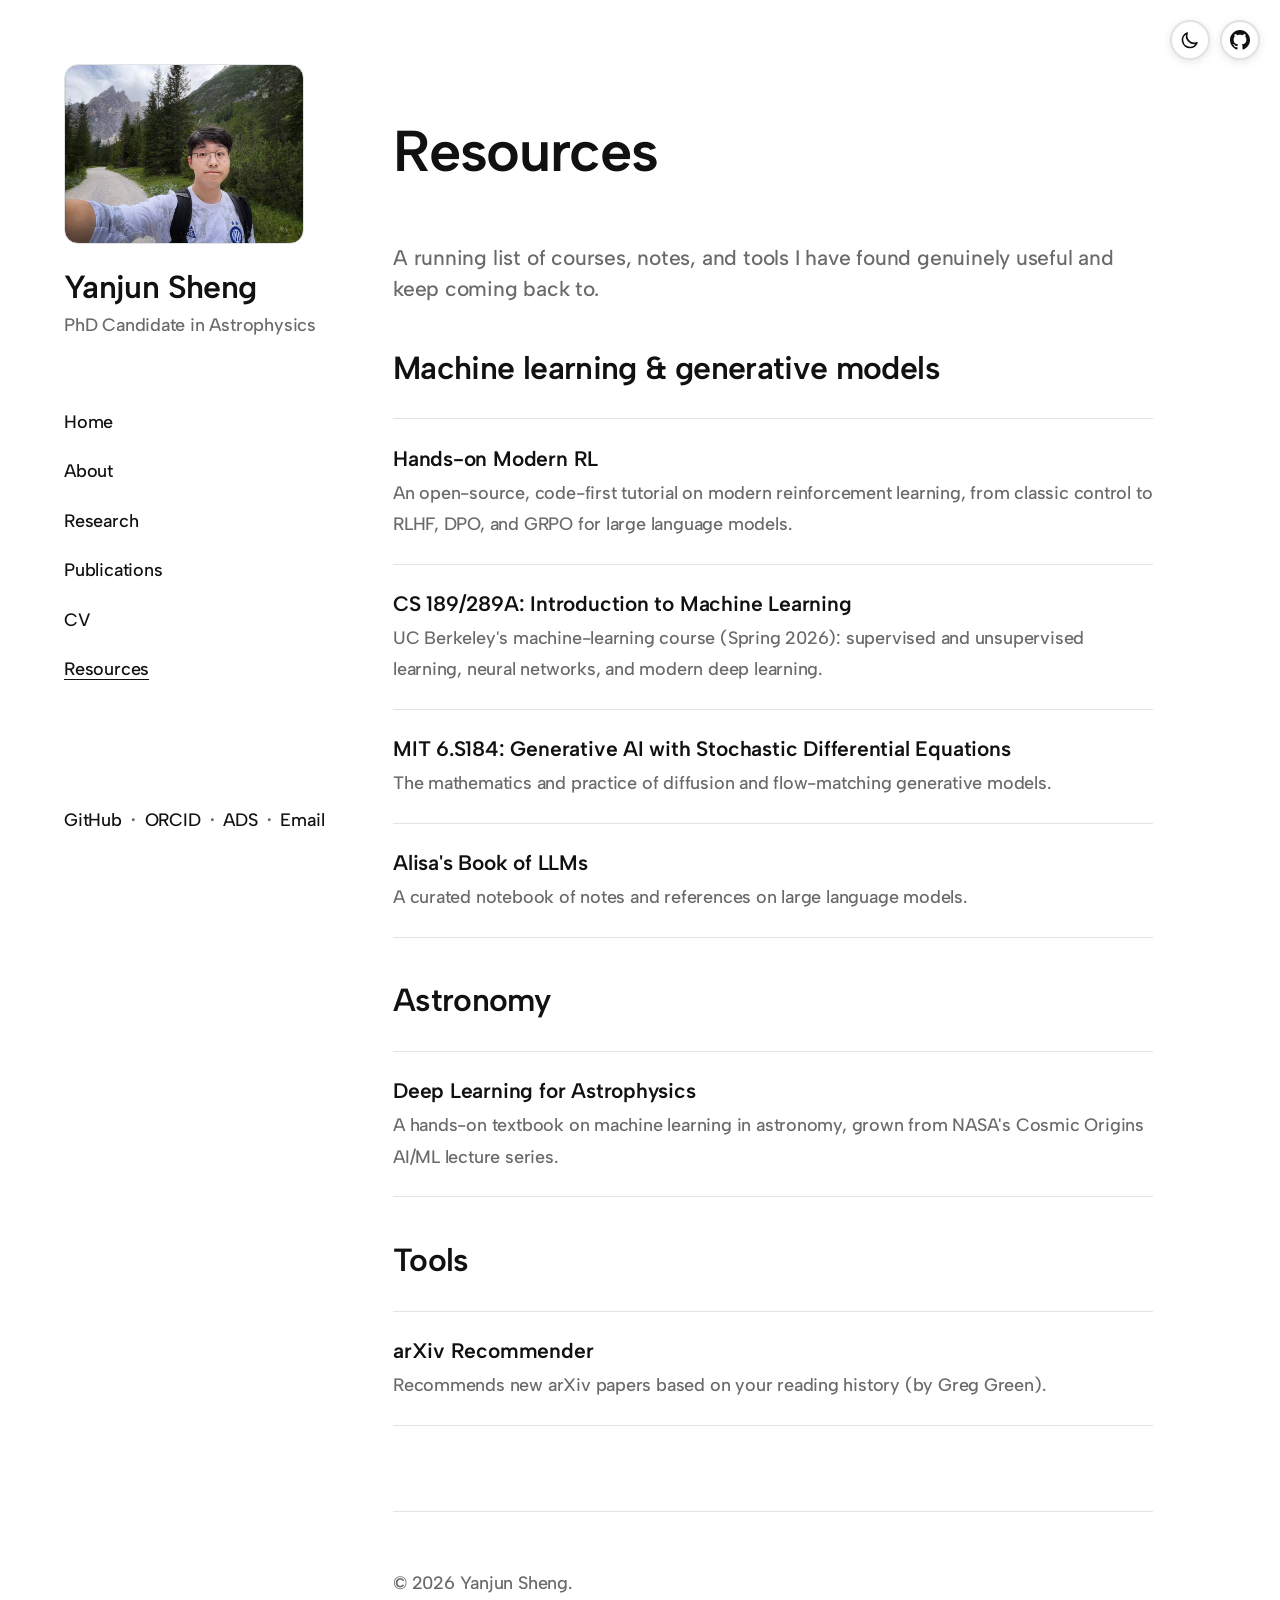
<file: resources.html>
<!DOCTYPE html>
<html lang="en">
<head>
  <meta charset="UTF-8" />
  <meta name="viewport" content="width=device-width, initial-scale=1.0" />
  <title>Resources | Yanjun Sheng</title>
  <meta name="description" content="A running list of learning resources and tools Yanjun Sheng finds useful: machine learning, generative models, and astronomy." />
  <link rel="preconnect" href="https://fonts.googleapis.com" />
  <link rel="preconnect" href="https://fonts.gstatic.com" crossorigin />
  <link href="https://fonts.googleapis.com/css2?family=Albert+Sans:ital,wght@0,100..900;1,100..900&display=swap" rel="stylesheet" />
  <link rel="stylesheet" href="styles.css" />
  <script>
    const savedTheme = localStorage.getItem('theme');
    const systemTheme = window.matchMedia('(prefers-color-scheme: dark)').matches ? 'dark' : 'light';
    document.documentElement.setAttribute('data-theme', savedTheme || systemTheme);
  </script>
</head>
<body>

  <div class="toolbar">
    <button class="toolbar-button" id="theme-toggle" aria-label="Toggle dark mode">
      <svg class="sun-icon" xmlns="http://www.w3.org/2000/svg" fill="none" viewBox="0 0 24 24" stroke="currentColor"><path stroke-linecap="round" stroke-linejoin="round" stroke-width="2" d="M12 3v1m0 16v1m9-9h-1M4 12H3m15.364 6.364l-.707-.707M6.343 6.343l-.707-.707m12.728 0l-.707.707M6.343 17.657l-.707.707M16 12a4 4 0 11-8 0 4 4 0 018 0z"/></svg>
      <svg class="moon-icon" xmlns="http://www.w3.org/2000/svg" fill="none" viewBox="0 0 24 24" stroke="currentColor"><path stroke-linecap="round" stroke-linejoin="round" stroke-width="2" d="M20.354 15.354A9 9 0 018.646 3.646 9.003 9.003 0 0012 21a9.003 9.003 0 008.354-5.646z"/></svg>
    </button>
    <a class="toolbar-button" href="https://github.com/Yanjun-Sheng" target="_blank" rel="noopener" aria-label="GitHub">
      <svg xmlns="http://www.w3.org/2000/svg" fill="currentColor" viewBox="0 0 24 24"><path d="M12 0c-6.626 0-12 5.373-12 12 0 5.302 3.438 9.8 8.207 11.387.599.111.793-.261.793-.577v-2.234c-3.338.726-4.033-1.416-4.033-1.416-.546-1.387-1.333-1.756-1.333-1.756-1.089-.745.083-.729.083-.729 1.205.084 1.839 1.237 1.839 1.237 1.07 1.834 2.807 1.304 3.492.997.107-.775.418-1.305.762-1.604-2.665-.305-5.467-1.334-5.467-5.931 0-1.311.469-2.381 1.236-3.221-.124-.303-.535-1.524.117-3.176 0 0 1.008-.322 3.301 1.23.957-.266 1.983-.399 3.003-.404 1.02.005 2.047.138 3.006.404 2.291-1.552 3.297-1.23 3.297-1.23.653 1.653.242 2.874.118 3.176.77.84 1.235 1.911 1.235 3.221 0 4.609-2.807 5.624-5.479 5.921.43.372.823 1.102.823 2.222v3.293c0 .319.192.694.801.576 4.765-1.589 8.199-6.086 8.199-11.386 0-6.627-5.373-12-12-12z"/></svg>
    </a>
  </div>

  <header class="mobile-header">
    <div class="mh-top">
      <a href="index.html"><div class="mh-avatar" role="img" aria-label="Yanjun Sheng"></div></a>
      <h2 class="mh-title">Yanjun Sheng</h2>
    </div>
    <nav class="mobile-nav">
      <ul>
        <li><a href="index.html">Home</a></li>
        <li><a href="about.html">About</a></li>
        <li><a href="research.html">Research</a></li>
        <li><a href="publications.html">Publications</a></li>
        <li><a href="cv.html">CV</a></li>
        <li class="current"><a href="resources.html">Resources</a></li>
      </ul>
    </nav>
    <div class="mobile-social">
      <a href="https://github.com/Yanjun-Sheng" target="_blank" rel="noopener">GitHub</a>
      <span class="sep">·</span>
      <a href="https://orcid.org/0009-0004-1470-5201" target="_blank" rel="noopener">ORCID</a>
      <span class="sep">·</span>
      <a href="https://ui.adsabs.harvard.edu/user/libraries/TKjJ8f_tQKGrWdAtl_J5jA" target="_blank" rel="noopener">ADS</a>
      <span class="sep">·</span>
      <a href="mailto:Yanjun.Sheng@anu.edu.au">Email</a>
    </div>
  </header>

  <div class="site">
    <div class="sidebar-col">
      <aside class="sidebar">
        <div>
          <a href="index.html"><div class="avatar" role="img" aria-label="Yanjun Sheng"></div></a>
          <h1 class="brand-title">Yanjun Sheng</h1>
          <p class="brand-role">PhD Candidate in Astrophysics</p>
          <nav class="nav">
            <ul>
              <li><a href="index.html">Home</a></li>
              <li><a href="about.html">About</a></li>
              <li><a href="research.html">Research</a></li>
              <li><a href="publications.html">Publications</a></li>
              <li><a href="cv.html">CV</a></li>
              <li class="current"><a href="resources.html">Resources</a></li>
            </ul>
          </nav>
        </div>
        <div class="social">
          <a href="https://github.com/Yanjun-Sheng" target="_blank" rel="noopener">GitHub</a>
          <span class="sep">·</span>
          <a href="https://orcid.org/0009-0004-1470-5201" target="_blank" rel="noopener">ORCID</a>
          <span class="sep">·</span>
          <a href="https://ui.adsabs.harvard.edu/user/libraries/TKjJ8f_tQKGrWdAtl_J5jA" target="_blank" rel="noopener">ADS</a>
          <span class="sep">·</span>
          <a href="mailto:Yanjun.Sheng@anu.edu.au">Email</a>
        </div>
      </aside>
    </div>

    <div class="main-col">
      <main class="page">
        <h1>Resources</h1>
        <p class="muted">A running list of courses, notes, and tools I have found genuinely useful and keep coming back to.</p>

        <h2>Machine learning &amp; generative models</h2>
        <ul class="pubs">
          <li>
            <div class="pub-title"><a href="https://walkinglabs.github.io/hands-on-modern-rl/preface/intro" target="_blank" rel="noopener">Hands-on Modern RL</a></div>
            <div class="pub-meta">An open-source, code-first tutorial on modern reinforcement learning, from classic control to RLHF, DPO, and GRPO for large language models.</div>
          </li>
          <li>
            <div class="pub-title"><a href="https://eecs189.org/sp26/" target="_blank" rel="noopener">CS 189/289A: Introduction to Machine Learning</a></div>
            <div class="pub-meta">UC Berkeley's machine-learning course (Spring 2026): supervised and unsupervised learning, neural networks, and modern deep learning.</div>
          </li>
          <li>
            <div class="pub-title"><a href="https://diffusion.csail.mit.edu/2026/index.html" target="_blank" rel="noopener">MIT 6.S184: Generative AI with Stochastic Differential Equations</a></div>
            <div class="pub-meta">The mathematics and practice of diffusion and flow-matching generative models.</div>
          </li>
          <li>
            <div class="pub-title"><a href="https://alisawuffles.notion.site/alisa-s-book-of-llms" target="_blank" rel="noopener">Alisa's Book of LLMs</a></div>
            <div class="pub-meta">A curated notebook of notes and references on large language models.</div>
          </li>
        </ul>

        <h2>Astronomy</h2>
        <ul class="pubs">
          <li>
            <div class="pub-title"><a href="https://deeplearning4astro.com/" target="_blank" rel="noopener">Deep Learning for Astrophysics</a></div>
            <div class="pub-meta">A hands-on textbook on machine learning in astronomy, grown from NASA's Cosmic Origins AI/ML lecture series.</div>
          </li>
        </ul>

        <h2>Tools</h2>
        <ul class="pubs">
          <li>
            <div class="pub-title"><a href="https://github.com/gregreen/arxiv_recommender" target="_blank" rel="noopener">arXiv Recommender</a></div>
            <div class="pub-meta">Recommends new arXiv papers based on your reading history (by Greg Green).</div>
          </li>
        </ul>

        <footer class="site-footer">
          <p>&copy; <span id="year"></span> Yanjun Sheng.</p>
        </footer>
      </main>
    </div>
  </div>

  <script src="script.js"></script>
</body>
</html>
</file>
<file: styles.css>
/* ============================================================
   Yanjun Sheng — personal site
   Minimalist academic theme (style adapted from a Björk-style
   layout): sticky sidebar, big typographic hero, light/dark.
   ============================================================ */

/* ---------- Tokens ---------- */
:root {
  --fg:         #111111;
  --bg:         #ffffff;
  --primary:    #5857ff;
  --secondary:  #6b6a6a;
  --tertiary:   #e2e2e2;
  --quaternary: #f3f2f2;

  --font: "Albert Sans", ui-sans-serif, -apple-system, BlinkMacSystemFont,
          "Segoe UI", Roboto, "Helvetica Neue", sans-serif;

  /* Fluid type scale */
  --fs-tiny:  clamp(14px, 1.75vw, 16px);
  --fs-small: clamp(16px, 2vw, 18px);
  --fs-med:   clamp(17px, 2.125vw, 21px);
  --fs-large: clamp(21px, 2.625vw, 24px);
  --fs-xl:    clamp(24px, 3vw, 32px);
  --fs-huge:  clamp(36px, 4.5vw, 64px);

  --h1: clamp(36px, 4.5vw, 64px);
  --h2: clamp(33px, 4.125vw, 56px);
  --h3: clamp(30px, 3.75vw, 48px);
  --h5: clamp(24px, 3vw, 32px);

  /* Spacing */
  --baseline: 16px;
  --small: min(32px, 6.4vw);
  --gutter: clamp(32px, 6.666vw, 64px);
  --outer: var(--gutter);
  --sp-40: 24px;
  --sp-50: 32px;
  --sp-60: clamp(32px, 7.5vw, 40px);
  --sp-70: clamp(48px, 9vw, 64px);
  --sp-80: clamp(64px, 6.666vw, 96px);
  --body-gutter: clamp(32px, 5vw, 64px);

  --wide-width: 1680px;

  --ls-body: -0.01em;
  --ls-head: -0.02em;
  --lh-body: 1.5em;
  --lh-head-lg: 1.15;
  --lh-head-sm: 1.25;

  --name-gradient: linear-gradient(45deg, #4a90e2, #6b5b95, #2e5984, #5a67d8);
  --greeting-gradient: linear-gradient(90deg, #1e3a8a, #3b82f6, #60a5fa, #93c5fd, #dbeafe, #93c5fd, #60a5fa, #3b82f6);
}

[data-theme="dark"] {
  --fg:         #ffffff;
  --bg:         #111111;
  --primary:    #60a5fa;
  --secondary:  #9ca3af;
  --tertiary:   #374151;
  --quaternary: #1f2937;
  --name-gradient: linear-gradient(45deg, #60a5fa, #a78bfa, #7dd3fc, #818cf8);
}

/* ---------- Base ---------- */
* { box-sizing: border-box; }
*, *::before, *::after {
  transition: background-color 0.3s ease, color 0.3s ease, border-color 0.3s ease,
              box-shadow 0.3s ease, fill 0.3s ease, stroke 0.3s ease;
}

body {
  margin: 0;
  font-family: var(--font);
  font-size: var(--fs-med);
  font-weight: 500;
  letter-spacing: var(--ls-body);
  line-height: var(--lh-body);
  color: var(--fg);
  background-color: var(--bg);
  -moz-osx-font-smoothing: grayscale;
  -webkit-font-smoothing: antialiased;
}

a { color: inherit; text-decoration: underline; text-underline-offset: 0.2em; }
a:hover { text-decoration: none; }

h1, h2, h3, h4, h5, h6 {
  font-weight: 600;
  letter-spacing: var(--ls-head);
  margin-top: 0.75em;
  margin-bottom: 1em;
}
h1 { font-size: var(--h1); line-height: var(--lh-head-lg); }
h2 { font-size: var(--h2); line-height: var(--lh-head-lg); }
h3 { font-size: var(--h3); line-height: var(--lh-head-lg); }
h5 { font-size: var(--h5); line-height: var(--lh-head-sm); }

p { line-height: var(--lh-body); margin-bottom: var(--small); }
strong { font-weight: 700; }
img { max-width: 100%; height: auto; display: block; border-radius: 8px; }

/* ---------- Global toolbar ---------- */
.toolbar {
  position: fixed;
  top: 20px; right: 20px;
  display: flex;
  gap: 10px;
  z-index: 1000;
}
.toolbar-button {
  width: 40px; height: 40px;
  border-radius: 50%;
  border: 2px solid var(--tertiary);
  background-color: var(--bg);
  color: var(--fg);
  display: flex;
  align-items: center;
  justify-content: center;
  cursor: pointer;
  text-decoration: none;
  box-shadow: 0 2px 8px rgba(0, 0, 0, 0.1);
}
.toolbar-button:hover {
  background-color: var(--tertiary);
  transform: translateY(-2px);
  box-shadow: 0 4px 12px rgba(0, 0, 0, 0.15);
  color: var(--fg);
}
.toolbar-button svg { width: 20px; height: 20px; }
[data-theme="light"] .sun-icon,
[data-theme="dark"] .moon-icon { display: none; }

/* ---------- Layout ---------- */
.site {
  display: flex;
  gap: var(--gutter);
  padding: var(--body-gutter);
  max-width: var(--wide-width);
  margin: 0 auto;
}
.sidebar-col { flex-basis: 23%; flex-shrink: 0; }
.main-col { flex-basis: 77%; min-width: 0; }

/* ---------- Sidebar ---------- */
.sidebar {
  position: sticky;
  top: var(--outer);
  min-height: calc(100vh - (var(--outer) * 2));
  display: flex;
  flex-direction: column;
  justify-content: space-between;
}
.avatar {
  display: block;
  width: 100%;
  max-width: 240px;
  aspect-ratio: 1706 / 1279;
  border-radius: 14px;
  border: 1px solid var(--tertiary);
  margin-bottom: 1.2em;
  background-image: url('images/selfie.jpg');
  background-size: cover;
  background-position: center;
  background-repeat: no-repeat;
}
.sidebar a:has(> .avatar) { display: block; }
.brand-title {
  font-size: var(--h5);
  font-weight: 600;
  margin: 0 0 0.2em;
  letter-spacing: var(--ls-head);
}
.brand-role { color: var(--secondary); font-size: var(--fs-small); margin: 0; }

.nav { font-size: var(--fs-small); margin-top: 3.5em; }
.nav ul { list-style: none; padding: 0; margin: 0; }
.nav li { margin-bottom: 0.5em; }
.nav a { text-decoration: none; display: block; padding: 0.25em 0; }
.nav a:hover,
.nav .current a { text-decoration: underline; }

.social {
  display: flex;
  align-items: center;
  gap: 0.5em;
  font-size: var(--fs-small);
  margin-top: 2em;
  flex-wrap: wrap;
}
.social a { text-decoration: none; }
.social a:hover { color: var(--primary); }
.social .sep { font-weight: bold; color: var(--secondary); }

/* ---------- Hero ---------- */
.hero {
  display: flex;
  flex-direction: column;
  justify-content: center;
  align-items: flex-start;
  min-height: 60vh;
  padding-top: 10vh;
}
.greeting {
  font-size: clamp(40px, 5.5vw, 66px);
  line-height: 1;
  margin: 0 0 0.15em;
}
.wave {
  display: inline-block;
  transform-origin: 72% 72%;
  animation: wave 2.4s ease-in-out infinite;
}
@keyframes wave {
  0%, 60%, 100% { transform: rotate(0deg); }
  10% { transform: rotate(14deg); }
  20% { transform: rotate(-8deg); }
  30% { transform: rotate(14deg); }
  40% { transform: rotate(-4deg); }
  50% { transform: rotate(10deg); }
}
.hero-line {
  font-size: var(--h1);
  line-height: var(--lh-head-lg);
  margin: 0 0 0.9em;
  max-width: 20ch;
}
.name-grad {
  background: var(--name-gradient);
  -webkit-background-clip: text;
  background-clip: text;
  -webkit-text-fill-color: transparent;
}

/* ---------- Buttons ---------- */
.buttons { display: flex; gap: 1em; flex-wrap: wrap; align-items: center; }
.btn {
  display: inline-flex;
  align-items: center;
  gap: 6px;
  padding: 0.7em 1.5em;
  background-color: var(--bg);
  color: var(--fg);
  text-decoration: none;
  border-radius: 999px;
  border: 2px solid var(--fg);
  font-size: var(--fs-small);
  font-weight: 600;
  line-height: var(--lh-head-lg);
}
.btn svg { width: 16px; height: 16px; fill: currentColor; }
.btn:hover {
  transform: translateY(-2px);
  background-color: var(--fg);
  color: var(--bg);
  box-shadow: 0 4px 12px rgba(0, 0, 0, 0.25);
  text-decoration: none;
}
.btn--primary { color: var(--primary); border-color: var(--primary); }
.btn--primary:hover {
  background-color: var(--primary);
  color: #fff;
  box-shadow: 0 4px 12px rgba(88, 87, 255, 0.3);
}

/* ---------- Intro columns ---------- */
.intro {
  display: flex;
  gap: var(--gutter);
  padding-top: 16vh;
  padding-bottom: 2vh;
}
.intro > div { flex: 1 1 0; min-width: 0; }
.intro p:first-child { margin-top: 0; }

/* ---------- Generic content pages ---------- */
.page { padding-top: 6vh; max-width: 760px; }
.page h1 { margin-top: 0; }
.page h2 { font-size: var(--h5); margin-top: 1.4em; }
.page .lead { font-size: var(--fs-large); color: var(--fg); }
.muted { color: var(--secondary); }

.pill-row { display: flex; flex-wrap: wrap; gap: 0.5em; margin: 0.5em 0 0; }
.pill {
  font-size: var(--fs-tiny);
  border: 1px solid var(--tertiary);
  border-radius: 999px;
  padding: 4px 14px;
  color: var(--secondary);
}

/* research themes */
.themes { list-style: none; padding: 0; margin: 1.5em 0; }
.themes li {
  padding: 1em 0;
  border-top: 1px solid var(--tertiary);
  display: flex;
  gap: 1em;
}
.themes li:last-child { border-bottom: 1px solid var(--tertiary); }
.themes .num { color: var(--primary); font-weight: 700; font-variant-numeric: tabular-nums; }
.themes .t { font-weight: 700; }
.themes .d { color: var(--secondary); font-size: var(--fs-small); margin-top: 0.2em; }

/* media (GIFs / figures) inside a theme */
.theme-media {
  display: flex;
  flex-wrap: wrap;
  gap: 16px;
  margin-top: 16px;
}
.theme-media figure { margin: 0; flex: 1 1 260px; min-width: 0; }
.theme-media img {
  width: 100%;
  display: block;
  border-radius: 10px;
  border: 1px solid var(--tertiary);
  background: #fff;
}
.theme-media figcaption {
  margin-top: 6px;
  font-size: var(--fs-tiny);
  color: var(--secondary);
  text-align: center;
}

/* publications */
.pubs { list-style: none; padding: 0; margin: 1.5em 0 0; }
.pubs li { padding: 1.1em 0; border-top: 1px solid var(--tertiary); }
.pubs li:last-child { border-bottom: 1px solid var(--tertiary); }
.pub-title { font-weight: 600; }
.pub-title a { text-decoration: none; }
.pub-title a:hover { text-decoration: underline; }
.pub-meta { color: var(--secondary); font-size: var(--fs-small); margin-top: 0.2em; }

/* ---------- Footer ---------- */
.site-footer {
  margin-top: var(--sp-80);
  padding-top: var(--sp-60);
  border-top: 1px solid var(--tertiary);
  font-size: var(--fs-small);
  color: var(--secondary);
}

/* ---------- Mobile header ---------- */
.mobile-header { display: none; }

@media (max-width: 781px) {
  .sidebar-col { display: none !important; }
  .main-col { flex-basis: 100%; }
  .site { flex-direction: column; padding-top: 0; }
  .intro { flex-direction: column; padding-top: 8vh; }
  .hero { min-height: 56vh; }

  .mobile-header {
    display: block;
    padding: var(--sp-40);
    background-color: var(--quaternary);
  }
  .mh-top { display: flex; align-items: center; gap: 12px; }
  .mh-avatar {
    width: 44px; height: 44px;
    border-radius: 50%;
    border: 2px solid var(--tertiary);
    background-image: url('images/avatar.jpg');
    background-size: cover;
    background-position: center;
    flex-shrink: 0;
  }
  .mh-title { font-size: var(--h5); font-weight: 600; margin: 0; }
  .mobile-nav { margin-top: var(--sp-40); }
  .mobile-nav ul {
    display: flex; flex-wrap: wrap; gap: 8px;
    list-style: none; margin: 0; padding: 0;
  }
  .mobile-nav a {
    text-decoration: none;
    font-size: var(--fs-small);
    font-weight: 600;
    padding: 8px 12px;
    border-radius: 20px;
  }
  .mobile-nav a:hover,
  .mobile-nav .current a { background-color: var(--tertiary); }
  .mobile-social {
    display: flex; gap: 8px; align-items: center;
    margin-top: var(--sp-40);
    font-size: var(--fs-tiny);
    color: var(--secondary);
  }
  .mobile-social a { color: var(--secondary); text-decoration: none; font-size: 13px; }
  .mobile-social .sep { color: var(--tertiary); }

  .toolbar { top: 15px; right: 15px; z-index: 9999; }
  .toolbar-button { width: 44px; height: 44px; border-width: 1px; }
}

@media (min-width: 782px) {
  .mobile-header { display: none !important; }
}

@media (prefers-reduced-motion: reduce) {
  *, *::before, *::after { transition-duration: 0.01ms !important; animation: none !important; }
}
</file>
